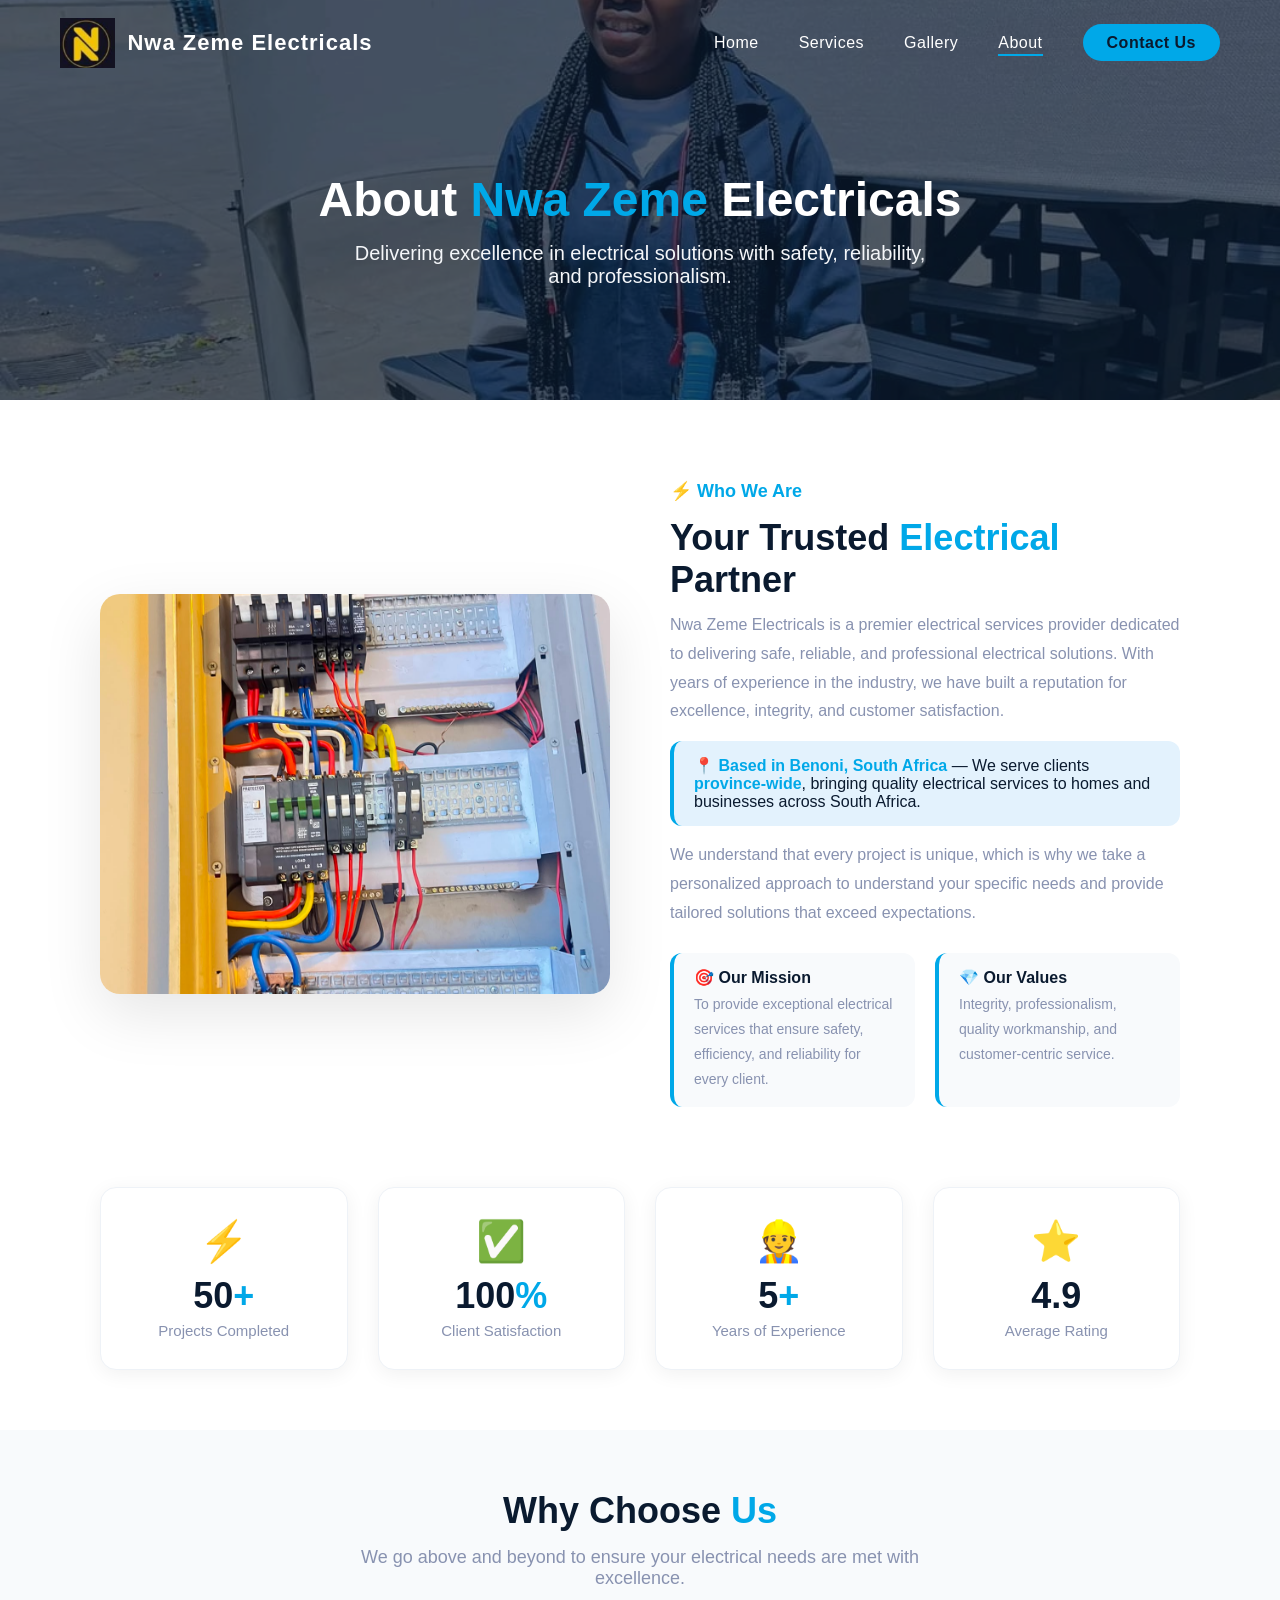
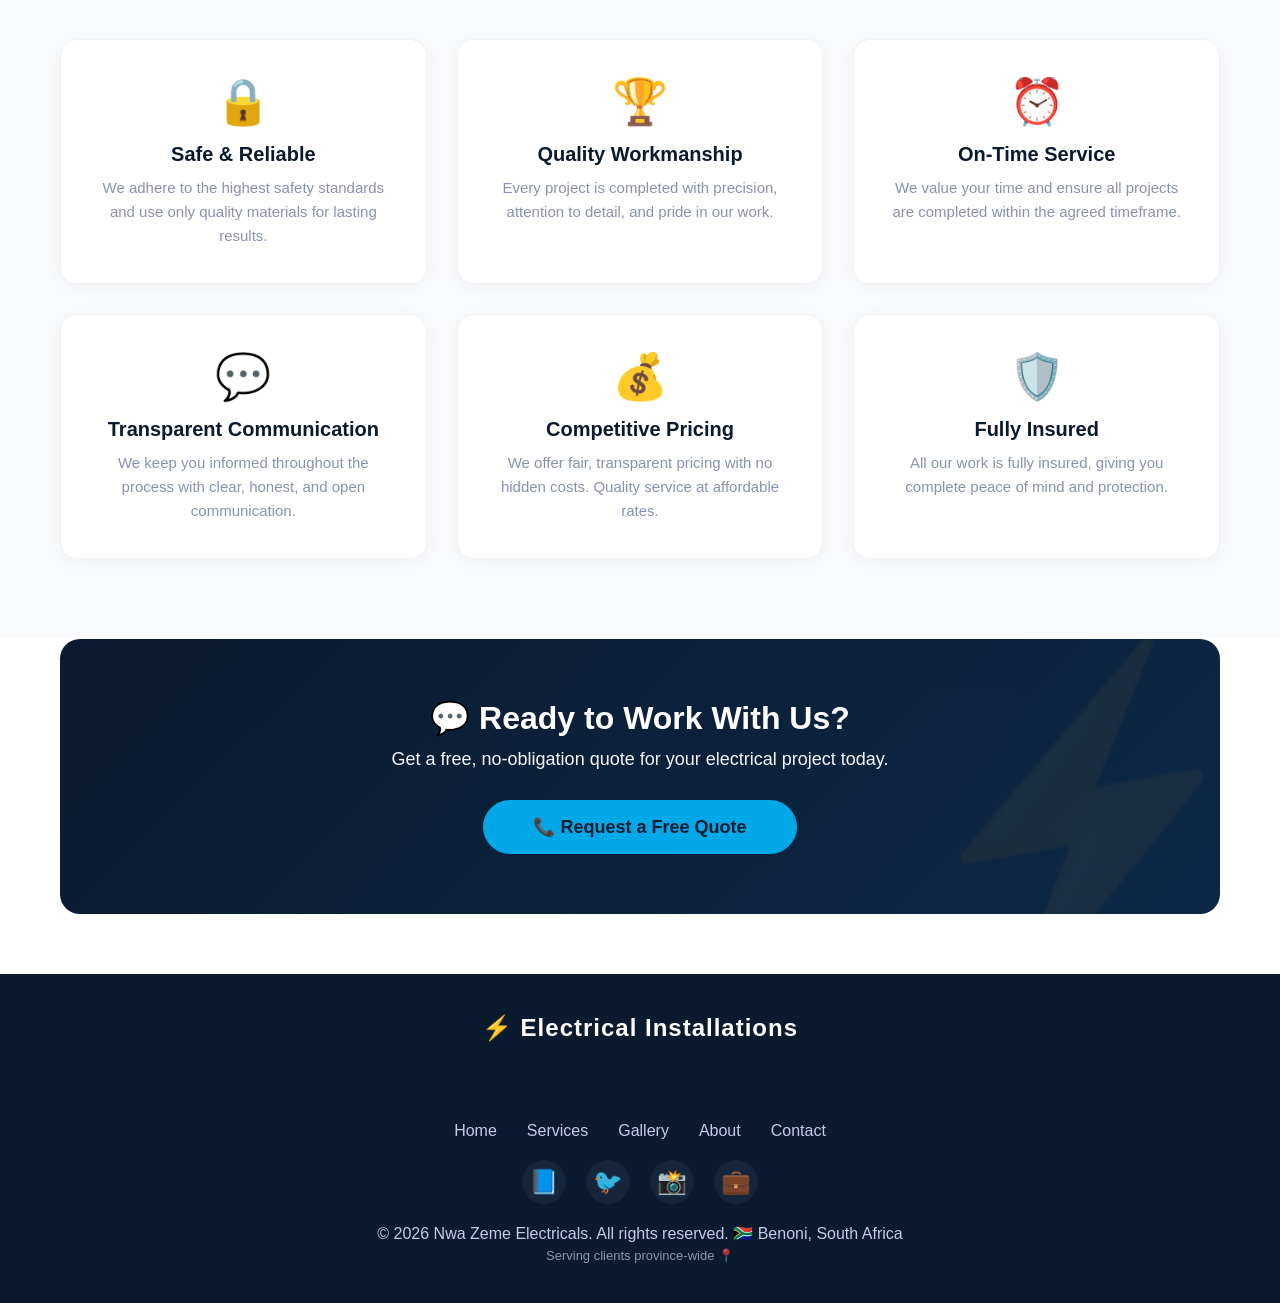
<file: about.html>
<!DOCTYPE html>
<html lang="en">
<head>
    <meta charset="UTF-8" />
    <meta name="viewport" content="width=device-width, initial-scale=1.0" />
    <title>About Us - Nwa Zeme Electricals</title>
    <link rel="stylesheet" href="css/style.css" />
    <link href="https://fonts.googleapis.com/css2?family=Inter:wght@400;500;600;700&display=swap" rel="stylesheet" />
    <style>
        /* ============================================
           ABOUT PAGE SPECIFIC STYLES
           ============================================ */

        .about-hero {
            padding: 140px 60px 80px;
            text-align: center;
            color: var(--white);
            position: relative;
            overflow: hidden;
            background-image: url('image/salutation.jpeg');
            background-size: cover;
            background-position: center;
            background-attachment: fixed;
            min-height: 400px;
            display: flex;
            flex-direction: column;
            justify-content: center;
            align-items: center;
        }

        .about-hero::before {
            content: '';
            position: absolute;
            top: 0;
            left: 0;
            width: 100%;
            height: 100%;
            background: rgba(10, 26, 47, 0.7);
            z-index: 1;
        }

        .about-hero * {
            position: relative;
            z-index: 2;
        }

        .about-hero h1 {
            font-size: 48px;
            font-weight: 700;
            margin-bottom: 15px;
        }

        .about-hero h1 span {
            color: var(--blue);
        }

        .about-hero p {
            font-size: 20px;
            color: var(--light-gray);
            max-width: 600px;
            margin: 0 auto;
        }

        .about-content {
            padding: 80px 60px;
            max-width: 1200px;
            margin: 0 auto;
        }

        .about-grid {
            display: grid;
            grid-template-columns: 1fr 1fr;
            gap: 60px;
            align-items: center;
        }

        .about-image {
            border-radius: 20px;
            overflow: hidden;
            box-shadow: 0 20px 60px rgba(0, 0, 0, 0.1);
        }

        .about-image img {
            width: 100%;
            height: 400px;
            object-fit: cover;
            display: block;
            transition: transform 0.5s ease;
        }

        .about-image:hover img {
            transform: scale(1.03);
        }

        .about-text h2 {
            font-size: 36px;
            color: var(--navy);
            margin-bottom: 10px;
        }

        .about-text h2 span {
            color: var(--blue);
        }

        .about-text .tagline {
            color: var(--blue);
            font-weight: 600;
            font-size: 18px;
            margin-bottom: 15px;
            display: block;
        }

        .about-text p {
            color: var(--text-muted);
            font-size: 16px;
            line-height: 1.8;
            margin-bottom: 15px;
        }

        .about-text .location-info {
            background: #e3f2fd;
            padding: 15px 20px;
            border-radius: 12px;
            border-left: 4px solid var(--blue);
            margin: 15px 0;
        }

        .about-text .location-info strong {
            color: var(--blue);
        }

        .about-text .mission-values {
            display: flex;
            gap: 20px;
            margin-top: 25px;
        }

        .about-text .mission-values div {
            flex: 1;
            padding: 15px 20px;
            background: #f8fafc;
            border-radius: 12px;
            border-left: 4px solid var(--blue);
        }

        .about-text .mission-values h4 {
            color: var(--navy);
            font-size: 16px;
            margin-bottom: 5px;
        }

        .about-text .mission-values p {
            font-size: 14px;
            margin-bottom: 0;
        }

        .stats-section {
            padding: 0 60px 60px;
            max-width: 1200px;
            margin: 0 auto;
        }

        .stats-grid {
            display: grid;
            grid-template-columns: repeat(4, 1fr);
            gap: 30px;
        }

        .stat-card {
            background: var(--white);
            padding: 30px 20px;
            text-align: center;
            border-radius: 16px;
            box-shadow: 0 4px 20px rgba(0, 0, 0, 0.06);
            border: 1px solid #eef2f7;
            transition: all 0.4s ease;
        }

        .stat-card:hover {
            transform: translateY(-5px);
            box-shadow: 0 12px 40px rgba(0, 168, 232, 0.1);
            border-color: var(--blue);
        }

        .stat-card .stat-icon {
            font-size: 40px;
            margin-bottom: 10px;
            display: block;
        }

        .stat-card .stat-number {
            font-size: 36px;
            font-weight: 700;
            color: var(--navy);
        }

        .stat-card .stat-number span {
            color: var(--blue);
        }

        .stat-card .stat-label {
            color: var(--text-muted);
            font-size: 15px;
            margin-top: 5px;
        }

        .why-choose-section {
            padding: 60px 60px 80px;
            background: #f8fafc;
        }

        .why-choose-section .section-title {
            text-align: center;
            font-size: 36px;
            color: var(--navy);
            margin-bottom: 15px;
        }

        .why-choose-section .section-title span {
            color: var(--blue);
        }

        .why-choose-section .section-subtitle {
            text-align: center;
            color: var(--text-muted);
            font-size: 18px;
            margin-bottom: 50px;
            max-width: 600px;
            margin-left: auto;
            margin-right: auto;
        }

        .why-grid {
            display: grid;
            grid-template-columns: repeat(3, 1fr);
            gap: 30px;
            max-width: 1200px;
            margin: 0 auto;
        }

        .why-card {
            background: var(--white);
            padding: 35px 30px;
            border-radius: 16px;
            text-align: center;
            box-shadow: 0 4px 20px rgba(0, 0, 0, 0.04);
            border: 1px solid #eef2f7;
            transition: all 0.4s ease;
        }

        .why-card:hover {
            transform: translateY(-5px);
            box-shadow: 0 12px 40px rgba(0, 168, 232, 0.08);
            border-color: var(--blue);
        }

        .why-card .why-icon {
            font-size: 45px;
            margin-bottom: 15px;
            display: block;
        }

        .why-card h4 {
            font-size: 20px;
            color: var(--navy);
            margin-bottom: 10px;
        }

        .why-card p {
            color: var(--text-muted);
            font-size: 15px;
            line-height: 1.6;
            margin-bottom: 0;
        }

        .cta-banner {
            background: linear-gradient(135deg, var(--navy) 0%, #0d2847 100%);
            padding: 60px 40px;
            text-align: center;
            margin: 0 60px 60px;
            border-radius: 20px;
            position: relative;
            overflow: hidden;
        }

        .cta-banner::before {
            content: '⚡';
            position: absolute;
            font-size: 300px;
            opacity: 0.05;
            right: -50px;
            bottom: -80px;
            transform: rotate(-10deg);
        }

        .cta-banner h2 {
            color: var(--white);
            font-size: 32px;
            font-weight: 700;
            margin-bottom: 12px;
        }

        .cta-banner p {
            color: var(--light-gray);
            font-size: 18px;
            margin-bottom: 30px;
            max-width: 500px;
            margin-left: auto;
            margin-right: auto;
        }

        .cta-banner .cta-btn {
            background: var(--blue);
            color: var(--navy);
            padding: 16px 50px;
            border-radius: 50px;
            font-size: 18px;
            font-weight: 700;
            text-decoration: none;
            display: inline-block;
            transition: all 0.3s ease;
            border: none;
            cursor: pointer;
        }

        .cta-banner .cta-btn:hover {
            background: #0084b3;
            transform: translateY(-3px);
            color: var(--white);
            box-shadow: 0 8px 25px rgba(0, 168, 232, 0.4);
        }

        .fade-marquee {
            text-align: center;
            max-width: 900px;
            margin: 0 auto;
            padding: 0 20px;
        }

        .fade-item {
            display: none;
            font-size: 24px;
            font-weight: 600;
            color: var(--white);
            letter-spacing: 1px;
            padding: 10px 0;
            animation: fadeInOut 4s ease-in-out;
        }

        .fade-item.active {
            display: block;
        }

        @keyframes fadeInOut {
            0% { opacity: 0; transform: translateY(10px); }
            20% { opacity: 1; transform: translateY(0); }
            80% { opacity: 1; transform: translateY(0); }
            100% { opacity: 0; transform: translateY(-10px); }
        }

        /* Modal Styles */
        .modal-overlay {
            position: fixed;
            top: 0;
            left: 0;
            width: 100%;
            height: 100%;
            background: rgba(10, 26, 47, 0.85);
            backdrop-filter: blur(8px);
            z-index: 9999;
            display: none;
            justify-content: center;
            align-items: center;
            animation: fadeIn 0.3s ease;
        }

        .modal-overlay.active {
            display: flex;
        }

        .modal {
            background: var(--white);
            border-radius: 20px;
            max-width: 550px;
            width: 92%;
            max-height: 90vh;
            overflow-y: auto;
            padding: 45px 40px 35px;
            position: relative;
            box-shadow: 0 20px 60px rgba(0, 0, 0, 0.5);
            animation: slideUp 0.4s ease;
        }

        .modal-close {
            position: absolute;
            top: 15px;
            right: 20px;
            font-size: 28px;
            color: #999;
            cursor: pointer;
            transition: all 0.3s ease;
            background: none;
            border: none;
            line-height: 1;
        }

        .modal-close:hover {
            color: var(--navy);
            transform: rotate(90deg);
        }

        .modal-header {
            text-align: center;
            margin-bottom: 30px;
        }

        .modal-header .icon-big {
            font-size: 50px;
            display: block;
            margin-bottom: 10px;
        }

        .modal-header h2 {
            font-size: 28px;
            color: var(--navy);
            font-weight: 700;
        }

        .modal-header p {
            color: var(--text-muted);
            font-size: 15px;
            margin-top: 5px;
        }

        .form-group {
            margin-bottom: 18px;
        }

        .form-group label {
            display: block;
            font-weight: 600;
            font-size: 14px;
            color: var(--navy);
            margin-bottom: 5px;
        }

        .form-group label .required {
            color: #e74c3c;
            margin-left: 2px;
        }

        .form-group input,
        .form-group select,
        .form-group textarea {
            width: 100%;
            padding: 12px 16px;
            border: 2px solid #e0e4e8;
            border-radius: 10px;
            font-size: 15px;
            font-family: 'Inter', sans-serif;
            transition: all 0.3s ease;
            background: #fafbfc;
            color: var(--navy);
        }

        .form-group input:focus,
        .form-group select:focus,
        .form-group textarea:focus {
            outline: none;
            border-color: var(--blue);
            box-shadow: 0 0 0 4px rgba(0, 168, 232, 0.15);
            background: var(--white);
        }

        .form-group textarea {
            resize: vertical;
            min-height: 80px;
        }

        .form-group select {
            appearance: none;
            background-image: url("data:image/svg+xml,%3Csvg xmlns='http://www.w3.org/2000/svg' width='12' height='12' viewBox='0 0 12 12'%3E%3Cpath fill='%238892B0' d='M6 8L1 3h10z'/%3E%3C/svg%3E");
            background-repeat: no-repeat;
            background-position: right 14px center;
            cursor: pointer;
        }

        .form-row {
            display: grid;
            grid-template-columns: 1fr 1fr;
            gap: 15px;
        }

        .modal-actions {
            display: flex;
            flex-direction: column;
            gap: 12px;
            margin-top: 25px;
        }

        .btn-modal-email,
        .btn-modal-whatsapp {
            width: 100%;
            padding: 14px 20px;
            border: none;
            border-radius: 12px;
            font-size: 16px;
            font-weight: 700;
            cursor: pointer;
            transition: all 0.3s ease;
            display: flex;
            align-items: center;
            justify-content: center;
            gap: 12px;
            font-family: 'Inter', sans-serif;
        }

        .btn-modal-email {
            background: var(--navy);
            color: var(--white);
        }

        .btn-modal-email:hover {
            background: #0d2847;
            transform: translateY(-2px);
            box-shadow: 0 8px 20px rgba(10, 26, 47, 0.3);
        }

        .btn-modal-email:disabled {
            opacity: 0.6;
            cursor: not-allowed;
            transform: none !important;
        }

        .btn-modal-whatsapp {
            background: #25D366;
            color: var(--white);
        }

        .btn-modal-whatsapp:hover {
            background: #1da851;
            transform: translateY(-2px);
            box-shadow: 0 8px 20px rgba(37, 211, 102, 0.4);
        }

        .btn-modal-whatsapp:disabled {
            opacity: 0.6;
            cursor: not-allowed;
            transform: none !important;
        }

        .modal-success {
            display: none;
            text-align: center;
            padding: 20px 0;
        }

        .modal-success.show {
            display: block;
            animation: fadeIn 0.5s ease;
        }

        .modal-success .checkmark {
            font-size: 70px;
            color: #25D366;
            margin-bottom: 15px;
        }

        .modal-success h3 {
            font-size: 24px;
            color: var(--navy);
            margin-bottom: 8px;
        }

        .modal-success p {
            color: var(--text-muted);
            font-size: 15px;
        }

        .modal-form-wrapper.hide {
            display: none;
        }

        .modal::-webkit-scrollbar {
            width: 6px;
        }

        .modal::-webkit-scrollbar-track {
            background: #f1f1f1;
            border-radius: 10px;
        }

        .modal::-webkit-scrollbar-thumb {
            background: var(--blue);
            border-radius: 10px;
        }

        .modal::-webkit-scrollbar-thumb:hover {
            background: #0084b3;
        }

        @media (max-width: 600px) {
            .modal {
                padding: 30px 20px 25px;
                width: 95%;
                border-radius: 16px;
            }
            .modal-header h2 {
                font-size: 22px;
            }
            .form-row {
                grid-template-columns: 1fr;
                gap: 0;
            }
            .form-group input,
            .form-group select,
            .form-group textarea {
                font-size: 14px;
                padding: 10px 14px;
            }
            .btn-modal-email,
            .btn-modal-whatsapp {
                font-size: 14px;
                padding: 12px 16px;
            }
            .modal-header .icon-big {
                font-size: 38px;
            }
        }

        /* Footer */
        .footer {
            padding: 40px;
            background: var(--navy);
            color: #c5cae9;
            text-align: center;
        }

        .footer .footer-links {
            display: flex;
            justify-content: center;
            gap: 30px;
            margin-bottom: 20px;
            flex-wrap: wrap;
        }

        .footer .footer-links a {
            color: #c5cae9;
            text-decoration: none;
            transition: color 0.3s;
        }

        .footer .footer-links a:hover {
            color: var(--blue);
        }

        .footer .footer-social {
            display: flex;
            justify-content: center;
            gap: 20px;
            margin-bottom: 20px;
        }

        .footer .footer-social a {
            color: #c5cae9;
            text-decoration: none;
            font-size: 24px;
            transition: all 0.3s ease;
            width: 44px;
            height: 44px;
            border-radius: 50%;
            display: flex;
            align-items: center;
            justify-content: center;
            background: rgba(255,255,255,0.05);
        }

        .footer .footer-social a:hover {
            color: var(--white);
            background: var(--blue);
            transform: translateY(-3px);
        }

        @media (max-width: 992px) {
            .about-grid {
                grid-template-columns: 1fr;
                gap: 40px;
            }
            .about-image img {
                height: 300px;
            }
            .stats-grid {
                grid-template-columns: repeat(2, 1fr);
            }
            .why-grid {
                grid-template-columns: repeat(2, 1fr);
            }
        }

        @media (max-width: 768px) {
            .about-hero {
                padding: 120px 20px 60px;
                min-height: 300px;
                background-attachment: scroll;
            }
            .about-hero h1 {
                font-size: 32px;
            }
            .about-hero p {
                font-size: 16px;
            }
            .about-content {
                padding: 40px 20px;
            }
            .about-text h2 {
                font-size: 28px;
            }
            .about-text .mission-values {
                flex-direction: column;
            }
            .stats-section {
                padding: 0 20px 40px;
            }
            .stats-grid {
                grid-template-columns: 1fr 1fr;
                gap: 15px;
            }
            .stat-card .stat-number {
                font-size: 28px;
            }
            .why-choose-section {
                padding: 40px 20px 60px;
            }
            .why-choose-section .section-title {
                font-size: 28px;
            }
            .why-grid {
                grid-template-columns: 1fr;
                gap: 20px;
            }
            .cta-banner {
                margin: 0 20px 40px;
                padding: 40px 20px;
            }
            .cta-banner h2 {
                font-size: 24px;
            }
            .cta-banner p {
                font-size: 16px;
            }
            .cta-banner .cta-btn {
                padding: 14px 30px;
                font-size: 15px;
            }
            .fade-item {
                font-size: 18px;
            }
        }

        @media (max-width: 480px) {
            .about-hero h1 {
                font-size: 26px;
            }
            .stats-grid {
                grid-template-columns: 1fr 1fr;
                gap: 10px;
            }
            .stat-card {
                padding: 20px 15px;
            }
            .stat-card .stat-number {
                font-size: 24px;
            }
            .stat-card .stat-label {
                font-size: 13px;
            }
            .fade-item {
                font-size: 15px;
            }
        }
    </style>
</head>
<body>

    <!-- ============================================
    NAVIGATION
    ============================================ -->
    <nav class="navbar" id="navbar">
        <div class="logo">
            <img src="image/nwa zeme Logo.png" alt="Nwa Zeme Electricals Logo" />
            <span class="company-name">Nwa Zeme Electricals</span>
        </div>
        <ul class="nav-links">
            <li><a href="index.html">Home</a></li>
            <li><a href="services.html">Services</a></li>
            <li><a href="gallery.html">Gallery</a></li>
            <li><a href="about.html" class="active">About</a></li>
            <li><a href="contact.html" class="quote-nav-btn">Contact Us</a></li>
        </ul>
    </nav>

    <!-- ============================================
    ABOUT HERO
    ============================================ -->
    <section class="about-hero">
        <h1>About <span>Nwa Zeme</span> Electricals</h1>
        <p>Delivering excellence in electrical solutions with safety, reliability, and professionalism.</p>
    </section>

    <!-- ============================================
    ABOUT CONTENT
    ============================================ -->
    <section class="about-content">
        <div class="about-grid">
            <div class="about-image">
                <img src="image/electrical1.jpeg" alt="Nwa Zeme Electricals Team at Work" />
            </div>
            <div class="about-text">
                <span class="tagline">⚡ Who We Are</span>
                <h2>Your Trusted <span>Electrical</span> Partner</h2>
                <p>
                    Nwa Zeme Electricals is a premier electrical services provider dedicated to delivering 
                    safe, reliable, and professional electrical solutions. With years of experience in the 
                    industry, we have built a reputation for excellence, integrity, and customer satisfaction.
                </p>
                <div class="location-info">
                    <strong>📍 Based in Benoni, South Africa</strong> — We serve clients <strong>province-wide</strong>, 
                    bringing quality electrical services to homes and businesses across South Africa.
                </div>
                <p>
                    We understand that every project is unique, which is why we take a personalized approach 
                    to understand your specific needs and provide tailored solutions that exceed expectations.
                </p>
                <div class="mission-values">
                    <div>
                        <h4>🎯 Our Mission</h4>
                        <p>To provide exceptional electrical services that ensure safety, efficiency, and reliability for every client.</p>
                    </div>
                    <div>
                        <h4>💎 Our Values</h4>
                        <p>Integrity, professionalism, quality workmanship, and customer-centric service.</p>
                    </div>
                </div>
            </div>
        </div>
    </section>

    <!-- ============================================
    STATS SECTION
    ============================================ -->
    <section class="stats-section">
        <div class="stats-grid">
            <div class="stat-card">
                <span class="stat-icon">⚡</span>
                <div class="stat-number">50<span>+</span></div>
                <div class="stat-label">Projects Completed</div>
            </div>
            <div class="stat-card">
                <span class="stat-icon">✅</span>
                <div class="stat-number">100<span>%</span></div>
                <div class="stat-label">Client Satisfaction</div>
            </div>
            <div class="stat-card">
                <span class="stat-icon">👷</span>
                <div class="stat-number">5<span>+</span></div>
                <div class="stat-label">Years of Experience</div>
            </div>
            <div class="stat-card">
                <span class="stat-icon">⭐</span>
                <div class="stat-number">4.9</div>
                <div class="stat-label">Average Rating</div>
            </div>
        </div>
    </section>

    <!-- ============================================
    WHY CHOOSE US
    ============================================ -->
    <section class="why-choose-section">
        <h2 class="section-title">Why Choose <span>Us</span></h2>
        <p class="section-subtitle">We go above and beyond to ensure your electrical needs are met with excellence.</p>

        <div class="why-grid">
            <div class="why-card">
                <span class="why-icon">🔒</span>
                <h4>Safe &amp; Reliable</h4>
                <p>We adhere to the highest safety standards and use only quality materials for lasting results.</p>
            </div>
            <div class="why-card">
                <span class="why-icon">🏆</span>
                <h4>Quality Workmanship</h4>
                <p>Every project is completed with precision, attention to detail, and pride in our work.</p>
            </div>
            <div class="why-card">
                <span class="why-icon">⏰</span>
                <h4>On-Time Service</h4>
                <p>We value your time and ensure all projects are completed within the agreed timeframe.</p>
            </div>
            <div class="why-card">
                <span class="why-icon">💬</span>
                <h4>Transparent Communication</h4>
                <p>We keep you informed throughout the process with clear, honest, and open communication.</p>
            </div>
            <div class="why-card">
                <span class="why-icon">💰</span>
                <h4>Competitive Pricing</h4>
                <p>We offer fair, transparent pricing with no hidden costs. Quality service at affordable rates.</p>
            </div>
            <div class="why-card">
                <span class="why-icon">🛡️</span>
                <h4>Fully Insured</h4>
                <p>All our work is fully insured, giving you complete peace of mind and protection.</p>
            </div>
        </div>
    </section>

    <!-- ============================================
    CTA BANNER
    ============================================ -->
    <section class="cta-banner">
        <h2>💬 Ready to Work With Us?</h2>
        <p>Get a free, no-obligation quote for your electrical project today.</p>
        <a href="contact.html" class="cta-btn">📞 Request a Free Quote</a>
    </section>

    <!-- ============================================
    FLOATING MARQUEE
    ============================================ -->
    <section class="floating-section" style="border-top: none; border-bottom: none; background: var(--navy); padding: 30px 0;">
        <div class="fade-marquee" id="fadeMarquee">
            <span class="fade-item active">⚡ Electrical Installations</span>
            <span class="fade-item">🔧 Wiring & Rewiring</span>
            <span class="fade-item">💡 Lighting Solutions</span>
            <span class="fade-item">🔌 Security Systems</span>
            <span class="fade-item">📄 COC Certificates</span>
            <span class="fade-item">☀️ Solar Power Systems</span>
            <span class="fade-item">🚨 24/7 Emergency Services</span>
        </div>
    </section>

    <!-- ============================================
    QUOTE MODAL
    ============================================ -->
    <div class="modal-overlay" id="modalOverlay">
        <div class="modal">
            <button class="modal-close" id="modalCloseBtn">&times;</button>
            <div class="modal-header">
                <span class="icon-big">📋</span>
                <h2>Request a Free Quote</h2>
                <p>Fill in your details and we'll get back to you within 24 hours</p>
            </div>

            <div class="modal-form-wrapper" id="formWrapper">
                <form id="quoteForm">
                    <div class="form-group">
                        <label>Full Name <span class="required">*</span></label>
                        <input type="text" id="fullName" placeholder="e.g. John Doe" required />
                    </div>

                    <div class="form-row">
                        <div class="form-group">
                            <label>Email Address <span class="required">*</span></label>
                            <input type="email" id="emailAddress" placeholder="john@example.com" required />
                        </div>
                        <div class="form-group">
                            <label>Phone Number <span class="required">*</span></label>
                            <input type="tel" id="phoneNumber" placeholder="+27 84 466 1577" required />
                        </div>
                    </div>

                    <div class="form-group">
                        <label>Service Required <span class="required">*</span></label>
                        <select id="serviceType" required>
                            <option value="">— Select a service —</option>
                            <option value="Electrical Installations">⚡ Electrical Installations</option>
                            <option value="Wiring & Rewiring">🔧 Wiring & Rewiring</option>
                            <option value="Lighting Solutions">💡 Lighting Solutions</option>
                            <option value="Security Systems">🔌 Security Systems</option>
                            <option value="Maintenance & Repairs">🛠️ Maintenance & Repairs</option>
                            <option value="Solar Power Systems">☀️ Solar Power Systems</option>
                            <option value="Commercial & Residential">🏗️ Commercial & Residential</option>
                            <option value="COC Certificate">📄 Certificate of Compliance (COC)</option>
                            <option value="Emergency Services">🚨 24/7 Emergency Services</option>
                            <option value="Other">📝 Other (please specify)</option>
                        </select>
                    </div>

                    <div class="form-group">
                        <label>Message <span class="required">*</span></label>
                        <textarea id="messageText" placeholder="Tell us more about your project..." required></textarea>
                    </div>

                    <div class="modal-actions">
                        <button type="button" class="btn-modal-email" id="sendEmailBtn">Send via Email</button>
                        <button type="button" class="btn-modal-whatsapp" id="sendWhatsAppBtn">Send via WhatsApp</button>
                    </div>
                </form>
            </div>

            <div class="modal-success" id="successMessage">
                <div class="checkmark">✅</div>
                <h3>Thank You!</h3>
                <p>Your enquiry has been sent successfully. We'll contact you within 24 hours.</p>
                <br />
                <button class="btn-modal-email" style="display:inline-block; width:auto; padding:10px 30px; background:var(--blue); color:var(--navy); border:none; border-radius:30px; font-weight:700; cursor:pointer;" id="closeSuccessBtn">Close</button>
            </div>
        </div>
    </div>

    <!-- ============================================
    FOOTER
    ============================================ -->
    <footer class="footer">
        <div class="footer-links">
            <a href="index.html">Home</a>
            <a href="services.html">Services</a>
            <a href="gallery.html">Gallery</a>
            <a href="about.html">About</a>
            <a href="contact.html">Contact</a>
        </div>
        <div class="footer-social">
            <a href="#">📘</a>
            <a href="#">🐦</a>
            <a href="#">📸</a>
            <a href="#">💼</a>
        </div>
        <p>© 2026 Nwa Zeme Electricals. All rights reserved. 🇿🇦 Benoni, South Africa</p>
        <p style="font-size: 13px; opacity: 0.7; margin-top: 5px;">Serving clients province-wide 📍</p>
    </footer>

    <!-- ============================================
    JAVASCRIPT
    ============================================ -->
    <script>
        // NAVBAR SCROLL
        const navbar = document.getElementById('navbar');
        window.addEventListener('scroll', () => {
            if (window.scrollY > 80) {
                navbar.classList.add('scrolled');
            } else {
                navbar.classList.remove('scrolled');
            }
        });

        // FADING MARQUEE
        const fadeItems = document.querySelectorAll('.fade-item');
        let currentFadeIndex = 0;

        function showNextFade() {
            fadeItems.forEach(item => item.classList.remove('active'));
            currentFadeIndex = (currentFadeIndex + 1) % fadeItems.length;
            fadeItems[currentFadeIndex].classList.add('active');
        }

        setInterval(showNextFade, 4000);

        // QUOTE MODAL
        const modalOverlay = document.getElementById('modalOverlay');
        const modalCloseBtn = document.getElementById('modalCloseBtn');
        const formWrapper = document.getElementById('formWrapper');
        const successMessage = document.getElementById('successMessage');
        const closeSuccessBtn = document.getElementById('closeSuccessBtn');

        const fullName = document.getElementById('fullName');
        const emailAddress = document.getElementById('emailAddress');
        const phoneNumber = document.getElementById('phoneNumber');
        const serviceType = document.getElementById('serviceType');
        const messageText = document.getElementById('messageText');
        const sendEmailBtn = document.getElementById('sendEmailBtn');
        const sendWhatsAppBtn = document.getElementById('sendWhatsAppBtn');

        modalCloseBtn.addEventListener('click', closeModal);
        modalOverlay.addEventListener('click', (e) => {
            if (e.target === modalOverlay) {
                closeModal();
            }
        });
        document.addEventListener('keydown', (e) => {
            if (e.key === 'Escape' && modalOverlay.classList.contains('active')) {
                closeModal();
            }
        });

        function closeModal() {
            modalOverlay.classList.remove('active');
            document.body.style.overflow = 'auto';
            resetForm();
        }

        function resetForm() {
            formWrapper.classList.remove('hide');
            successMessage.classList.remove('show');
            document.getElementById('quoteForm').reset();
        }

        closeSuccessBtn.addEventListener('click', closeModal);

        // VALIDATION
        function validateForm() {
            let isValid = true;
            const fields = [
                { el: fullName, name: 'Full Name' },
                { el: emailAddress, name: 'Email Address' },
                { el: phoneNumber, name: 'Phone Number' },
                { el: serviceType, name: 'Service' },
                { el: messageText, name: 'Message' }
            ];

            fields.forEach(field => {
                if (!field.el.value.trim()) {
                    field.el.style.borderColor = '#e74c3c';
                    isValid = false;
                } else {
                    field.el.style.borderColor = '#e0e4e8';
                }
            });

            const emailRegex = /^[^\s@]+@[^\s@]+\.[^\s@]+$/;
            if (emailAddress.value.trim() && !emailRegex.test(emailAddress.value.trim())) {
                emailAddress.style.borderColor = '#e74c3c';
                isValid = false;
            }

            return isValid;
        }

        document.querySelectorAll('#quoteForm input, #quoteForm select, #quoteForm textarea').forEach(el => {
            el.addEventListener('focus', () => {
                el.style.borderColor = '#e0e4e8';
            });
        });

        // EMAIL - Formspree ID: xaqgkqlw
        const FORMSPREE_ID = 'xaqgkqlw';

        sendEmailBtn.addEventListener('click', async function() {
            if (!validateForm()) {
                alert('Please fill in all required fields correctly.');
                return;
            }

            this.disabled = true;
            this.textContent = 'Sending...';

            const formData = {
                name: fullName.value.trim(),
                email: emailAddress.value.trim(),
                phone: phoneNumber.value.trim(),
                service: serviceType.value,
                message: messageText.value.trim()
            };

            try {
                const response = await fetch(`https://formspree.io/f/${FORMSPREE_ID}`, {
                    method: 'POST',
                    headers: {
                        'Content-Type': 'application/json',
                        'Accept': 'application/json'
                    },
                    body: JSON.stringify(formData)
                });

                if (response.ok) {
                    showSuccess();
                } else {
                    alert('Oops! Something went wrong. Please try again or contact us on WhatsApp.');
                }
            } catch (error) {
                alert('Network error. Please check your connection and try again.');
            }

            this.disabled = false;
            this.textContent = 'Send via Email';
        });

        // WHATSAPP
        const WHATSAPP_NUMBER = '0844661577';

        sendWhatsAppBtn.addEventListener('click', function() {
            if (!validateForm()) {
                alert('Please fill in all required fields correctly.');
                return;
            }

            const name = fullName.value.trim();
            const email = emailAddress.value.trim();
            const phone = phoneNumber.value.trim();
            const service = serviceType.value;
            const message = messageText.value.trim();

            const whatsappMessage = 
`Hello Nwa Zeme Electricals,

I would like to request a quote for:

Service: ${service}
Name: ${name}
Email: ${email}
Phone: ${phone}

Message:
${message}

Please get back to me.`;

            const encodedMessage = encodeURIComponent(whatsappMessage);
            const isMobile = /iPhone|iPad|iPod|Android/i.test(navigator.userAgent);
            let whatsappUrl;
            if (isMobile) {
                whatsappUrl = `https://wa.me/${WHATSAPP_NUMBER}?text=${encodedMessage}`;
            } else {
                whatsappUrl = `https://web.whatsapp.com/send?phone=${WHATSAPP_NUMBER}&text=${encodedMessage}`;
            }

            window.open(whatsappUrl, '_blank');
            showSuccess();
        });

        function showSuccess() {
            formWrapper.classList.add('hide');
            successMessage.classList.add('show');
        }

        console.log("Nwa Zeme Electricals About page loaded!");
        console.log("📍 Benoni, South Africa | Serving province-wide");
        console.log("📧 Formspree ID: xaqgkqlw");
    </script>

</body>
</html>
</file>
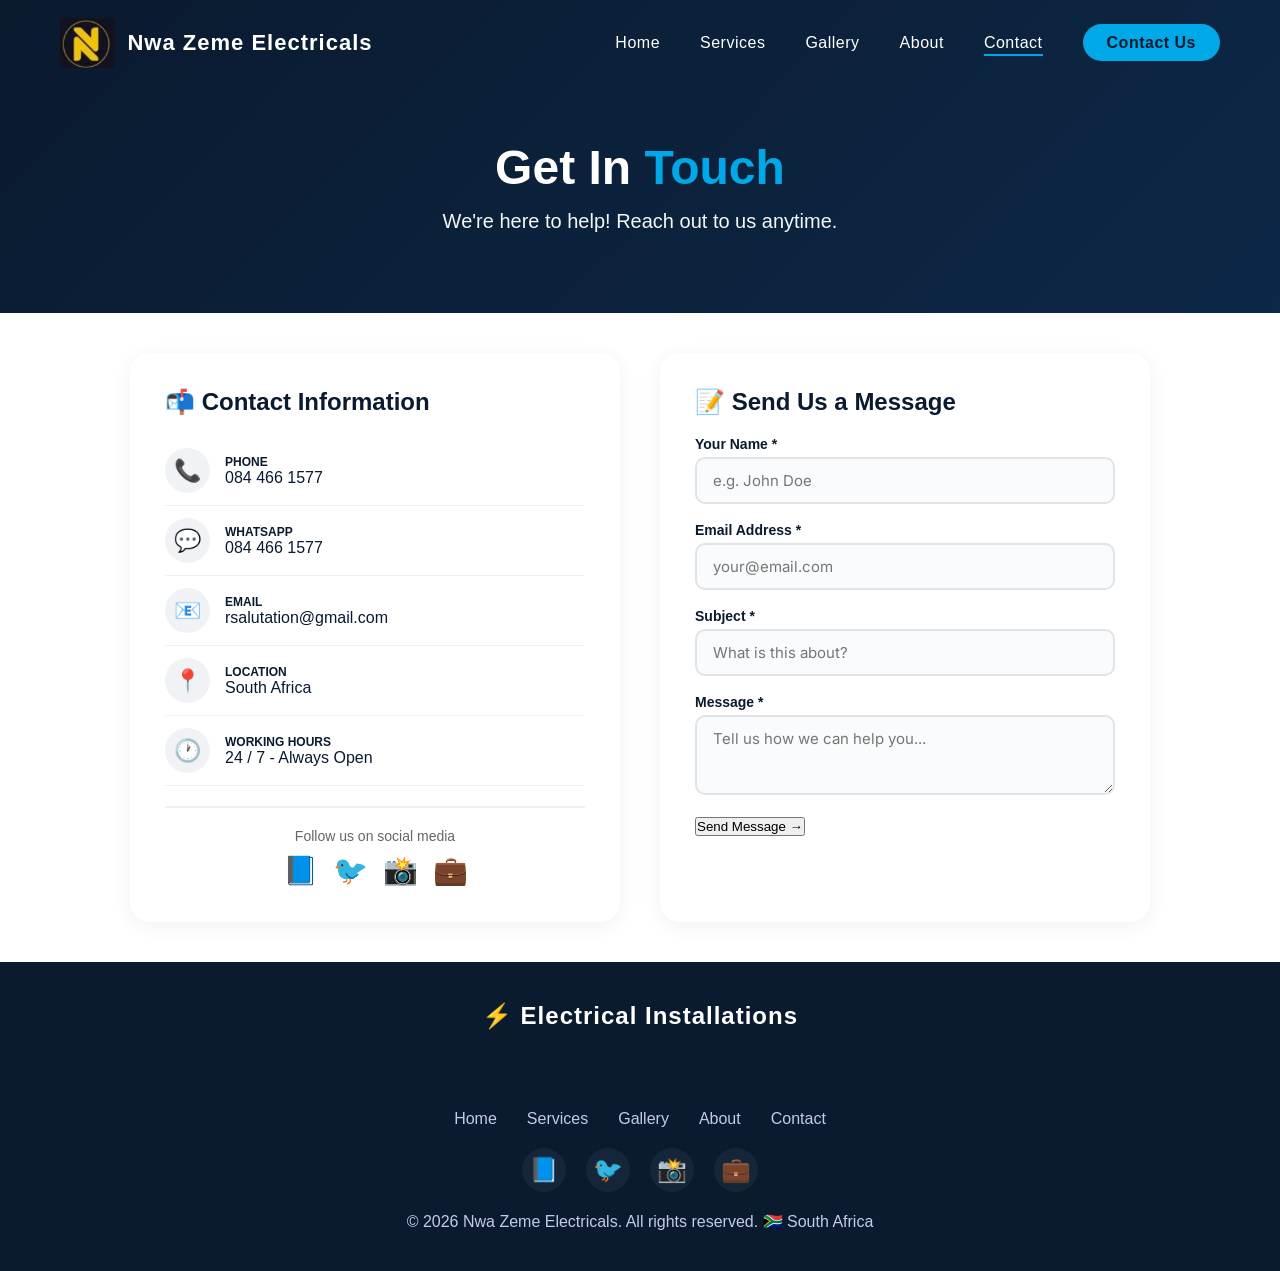
<file: contact.html>
<!DOCTYPE html>
<html lang="en">
<head>
    <meta charset="UTF-8" />
    <meta name="viewport" content="width=device-width, initial-scale=1.0" />
    <title>Contact Us - Nwa Zeme Electricals</title>
    <link rel="stylesheet" href="css/style.css" />
    <link href="https://fonts.googleapis.com/css2?family=Inter:wght@400;500;600;700&display=swap" rel="stylesheet" />
    <style>
        .contact-hero {
            padding: 140px 60px 80px;
            background: linear-gradient(135deg, var(--navy) 0%, #0d2847 100%);
            text-align: center;
            color: var(--white);
        }

        .contact-hero h1 {
            font-size: 48px;
            font-weight: 700;
            margin-bottom: 15px;
        }

        .contact-hero h1 span {
            color: var(--blue);
        }

        .contact-hero p {
            font-size: 20px;
            color: var(--light-gray);
            max-width: 600px;
            margin: 0 auto;
        }

        .contact-grid {
            display: grid;
            grid-template-columns: 1fr 1fr;
            gap: 40px;
            max-width: 1100px;
            margin: 40px auto;
            padding: 0 40px;
        }

        .contact-info {
            background: var(--white);
            padding: 35px;
            border-radius: 20px;
            box-shadow: 0 4px 20px rgba(0,0,0,0.06);
        }

        .contact-info h3 {
            font-size: 24px;
            color: var(--navy);
            margin-bottom: 20px;
        }

        .contact-info .info-item {
            display: flex;
            align-items: center;
            gap: 15px;
            padding: 12px 0;
            border-bottom: 1px solid #f0f0f0;
        }

        .contact-info .info-item:last-child {
            border-bottom: none;
        }

        .contact-info .info-icon {
            font-size: 22px;
            width: 45px;
            height: 45px;
            background: #f0f2f5;
            border-radius: 50%;
            display: flex;
            align-items: center;
            justify-content: center;
        }

        .contact-info .info-text .label {
            font-size: 12px;
            color: var(--gray);
            font-weight: 600;
            text-transform: uppercase;
        }

        .contact-info .info-text .value {
            font-size: 16px;
            font-weight: 500;
            color: var(--dark);
        }

        .contact-info .info-text .value a {
            color: var(--primary);
            text-decoration: none;
        }

        .contact-info .info-text .value a:hover {
            color: var(--secondary);
        }

        .contact-form {
            background: var(--white);
            padding: 35px;
            border-radius: 20px;
            box-shadow: 0 4px 20px rgba(0,0,0,0.06);
        }

        .contact-form h3 {
            font-size: 24px;
            color: var(--navy);
            margin-bottom: 20px;
        }

        /* Contact Popup - reused from main style */
        .contact-popup-overlay {
            position: fixed;
            top: 0;
            left: 0;
            width: 100%;
            height: 100%;
            background: rgba(10, 26, 47, 0.85);
            backdrop-filter: blur(8px);
            z-index: 10001;
            display: none;
            justify-content: center;
            align-items: center;
            animation: fadeIn 0.3s ease;
            padding: 20px;
        }

        .contact-popup-overlay.active {
            display: flex;
        }

        .contact-popup {
            background: var(--white);
            border-radius: 24px;
            max-width: 500px;
            width: 100%;
            padding: 45px 40px 40px;
            position: relative;
            box-shadow: 0 30px 80px rgba(0, 0, 0, 0.5);
            animation: slideUp 0.4s ease;
        }

        .contact-popup .popup-close {
            position: absolute;
            top: 18px;
            right: 22px;
            font-size: 30px;
            color: #999;
            cursor: pointer;
            transition: all 0.3s ease;
            background: none;
            border: none;
            line-height: 1;
        }

        .contact-popup .popup-close:hover {
            color: var(--navy);
            transform: rotate(90deg);
        }

        .contact-popup .popup-header {
            text-align: center;
            margin-bottom: 30px;
        }

        .contact-popup .popup-header .popup-icon-big {
            font-size: 50px;
            display: block;
            margin-bottom: 10px;
        }

        .contact-popup .popup-header h2 {
            font-size: 28px;
            color: var(--navy);
            font-weight: 700;
        }

        .contact-popup .popup-header h2 span {
            color: var(--blue);
        }

        .contact-popup .popup-header p {
            color: var(--text-muted);
            font-size: 15px;
            margin-top: 5px;
        }

        .contact-item {
            display: flex;
            align-items: center;
            gap: 15px;
            padding: 14px 18px;
            background: #f8fafc;
            border-radius: 12px;
            margin-bottom: 12px;
            transition: all 0.3s ease;
            border: 1px solid transparent;
            text-decoration: none;
        }

        .contact-item:hover {
            background: var(--white);
            border-color: var(--blue);
            transform: translateX(5px);
            box-shadow: 0 4px 15px rgba(0, 168, 232, 0.08);
        }

        .contact-item .contact-icon {
            font-size: 20px;
            width: 40px;
            text-align: center;
            flex-shrink: 0;
            font-style: normal;
        }

        .contact-item .contact-details {
            flex: 1;
        }

        .contact-item .contact-details .label {
            font-size: 12px;
            color: var(--text-muted);
            font-weight: 600;
            text-transform: uppercase;
            letter-spacing: 0.5px;
        }

        .contact-item .contact-details .value {
            font-size: 16px;
            color: var(--navy);
            font-weight: 600;
        }

        .contact-item .contact-details .value a {
            color: var(--navy);
            text-decoration: none;
            transition: color 0.3s ease;
        }

        .contact-item .contact-details .value a:hover {
            color: var(--blue);
        }

        .contact-item .contact-arrow {
            color: var(--text-muted);
            font-size: 18px;
            transition: all 0.3s ease;
        }

        .contact-item:hover .contact-arrow {
            color: var(--blue);
            transform: translateX(5px);
        }

        .contact-item.whatsapp-item {
            background: #e8f5e9;
            border-color: #25D366;
        }

        .contact-item.whatsapp-item:hover {
            background: #d4edda;
            border-color: #1da851;
        }

        .contact-item.whatsapp-item .contact-icon {
            color: #25D366;
        }

        .contact-item.whatsapp-item .contact-details .value a {
            color: #1da851;
        }

        .contact-item.whatsapp-item:hover .contact-arrow {
            color: #1da851;
        }

        @media (max-width: 600px) {
            .contact-popup {
                padding: 30px 20px 25px;
                max-width: 95%;
            }
            .contact-popup .popup-header h2 {
                font-size: 22px;
            }
            .contact-item {
                padding: 12px 14px;
            }
            .contact-item .contact-details .value {
                font-size: 14px;
            }
        }

        /* Fade Marquee */
        .fade-marquee {
            text-align: center;
            max-width: 900px;
            margin: 0 auto;
            padding: 0 20px;
        }

        .fade-item {
            display: none;
            font-size: 24px;
            font-weight: 600;
            color: var(--white);
            letter-spacing: 1px;
            padding: 10px 0;
            animation: fadeInOut 4s ease-in-out;
        }

        .fade-item.active {
            display: block;
        }

        @keyframes fadeInOut {
            0% { opacity: 0; transform: translateY(10px); }
            20% { opacity: 1; transform: translateY(0); }
            80% { opacity: 1; transform: translateY(0); }
            100% { opacity: 0; transform: translateY(-10px); }
        }

        /* Footer */
        .footer {
            padding: 40px;
            background: var(--navy);
            color: #c5cae9;
            text-align: center;
        }

        .footer .footer-links {
            display: flex;
            justify-content: center;
            gap: 30px;
            margin-bottom: 20px;
            flex-wrap: wrap;
        }

        .footer .footer-links a {
            color: #c5cae9;
            text-decoration: none;
            transition: color 0.3s;
        }

        .footer .footer-links a:hover {
            color: var(--blue);
        }

        .footer .footer-social {
            display: flex;
            justify-content: center;
            gap: 20px;
            margin-bottom: 20px;
        }

        .footer .footer-social a {
            color: #c5cae9;
            text-decoration: none;
            font-size: 24px;
            transition: all 0.3s ease;
            width: 44px;
            height: 44px;
            border-radius: 50%;
            display: flex;
            align-items: center;
            justify-content: center;
            background: rgba(255,255,255,0.05);
        }

        .footer .footer-social a:hover {
            color: var(--white);
            background: var(--blue);
            transform: translateY(-3px);
        }

        /* Modal / Quote Form */
        .modal-overlay {
            position: fixed;
            top: 0;
            left: 0;
            width: 100%;
            height: 100%;
            background: rgba(10, 26, 47, 0.85);
            backdrop-filter: blur(8px);
            z-index: 9999;
            display: none;
            justify-content: center;
            align-items: center;
            animation: fadeIn 0.3s ease;
        }

        .modal-overlay.active {
            display: flex;
        }

        .modal {
            background: var(--white);
            border-radius: 20px;
            max-width: 550px;
            width: 92%;
            max-height: 90vh;
            overflow-y: auto;
            padding: 45px 40px 35px;
            position: relative;
            box-shadow: 0 20px 60px rgba(0, 0, 0, 0.5);
            animation: slideUp 0.4s ease;
        }

        .modal-close {
            position: absolute;
            top: 15px;
            right: 20px;
            font-size: 28px;
            color: #999;
            cursor: pointer;
            transition: all 0.3s ease;
            background: none;
            border: none;
            line-height: 1;
        }

        .modal-close:hover {
            color: var(--navy);
            transform: rotate(90deg);
        }

        .modal-header {
            text-align: center;
            margin-bottom: 30px;
        }

        .modal-header .icon-big {
            font-size: 50px;
            display: block;
            margin-bottom: 10px;
        }

        .modal-header h2 {
            font-size: 28px;
            color: var(--navy);
            font-weight: 700;
        }

        .modal-header p {
            color: var(--text-muted);
            font-size: 15px;
            margin-top: 5px;
        }

        .form-group {
            margin-bottom: 18px;
        }

        .form-group label {
            display: block;
            font-weight: 600;
            font-size: 14px;
            color: var(--navy);
            margin-bottom: 5px;
        }

        .form-group label .required {
            color: #e74c3c;
            margin-left: 2px;
        }

        .form-group input,
        .form-group select,
        .form-group textarea {
            width: 100%;
            padding: 12px 16px;
            border: 2px solid #e0e4e8;
            border-radius: 10px;
            font-size: 15px;
            font-family: 'Inter', sans-serif;
            transition: all 0.3s ease;
            background: #fafbfc;
            color: var(--navy);
        }

        .form-group input:focus,
        .form-group select:focus,
        .form-group textarea:focus {
            outline: none;
            border-color: var(--blue);
            box-shadow: 0 0 0 4px rgba(0, 168, 232, 0.15);
            background: var(--white);
        }

        .form-group textarea {
            resize: vertical;
            min-height: 80px;
        }

        .form-group select {
            appearance: none;
            background-image: url("data:image/svg+xml,%3Csvg xmlns='http://www.w3.org/2000/svg' width='12' height='12' viewBox='0 0 12 12'%3E%3Cpath fill='%238892B0' d='M6 8L1 3h10z'/%3E%3C/svg%3E");
            background-repeat: no-repeat;
            background-position: right 14px center;
            cursor: pointer;
        }

        .form-row {
            display: grid;
            grid-template-columns: 1fr 1fr;
            gap: 15px;
        }

        .modal-actions {
            display: flex;
            flex-direction: column;
            gap: 12px;
            margin-top: 25px;
        }

        .btn-modal-email,
        .btn-modal-whatsapp {
            width: 100%;
            padding: 14px 20px;
            border: none;
            border-radius: 12px;
            font-size: 16px;
            font-weight: 700;
            cursor: pointer;
            transition: all 0.3s ease;
            display: flex;
            align-items: center;
            justify-content: center;
            gap: 12px;
            font-family: 'Inter', sans-serif;
        }

        .btn-modal-email {
            background: var(--navy);
            color: var(--white);
        }

        .btn-modal-email:hover {
            background: #0d2847;
            transform: translateY(-2px);
            box-shadow: 0 8px 20px rgba(10, 26, 47, 0.3);
        }

        .btn-modal-email:disabled {
            opacity: 0.6;
            cursor: not-allowed;
            transform: none !important;
        }

        .btn-modal-whatsapp {
            background: #25D366;
            color: var(--white);
        }

        .btn-modal-whatsapp:hover {
            background: #1da851;
            transform: translateY(-2px);
            box-shadow: 0 8px 20px rgba(37, 211, 102, 0.4);
        }

        .btn-modal-whatsapp:disabled {
            opacity: 0.6;
            cursor: not-allowed;
            transform: none !important;
        }

        .modal-success {
            display: none;
            text-align: center;
            padding: 20px 0;
        }

        .modal-success.show {
            display: block;
            animation: fadeIn 0.5s ease;
        }

        .modal-success .checkmark {
            font-size: 70px;
            color: #25D366;
            margin-bottom: 15px;
        }

        .modal-success h3 {
            font-size: 24px;
            color: var(--navy);
            margin-bottom: 8px;
        }

        .modal-success p {
            color: var(--text-muted);
            font-size: 15px;
        }

        .modal-form-wrapper.hide {
            display: none;
        }

        .modal::-webkit-scrollbar {
            width: 6px;
        }

        .modal::-webkit-scrollbar-track {
            background: #f1f1f1;
            border-radius: 10px;
        }

        .modal::-webkit-scrollbar-thumb {
            background: var(--blue);
            border-radius: 10px;
        }

        .modal::-webkit-scrollbar-thumb:hover {
            background: #0084b3;
        }

        @media (max-width: 600px) {
            .modal {
                padding: 30px 20px 25px;
                width: 95%;
                border-radius: 16px;
            }
            .modal-header h2 {
                font-size: 22px;
            }
            .form-row {
                grid-template-columns: 1fr;
                gap: 0;
            }
            .form-group input,
            .form-group select,
            .form-group textarea {
                font-size: 14px;
                padding: 10px 14px;
            }
            .btn-modal-email,
            .btn-modal-whatsapp {
                font-size: 14px;
                padding: 12px 16px;
            }
            .modal-header .icon-big {
                font-size: 38px;
            }
        }

        @media (max-width: 768px) {
            .contact-hero {
                padding: 120px 20px 60px;
            }
            .contact-hero h1 {
                font-size: 32px;
            }
            .contact-grid {
                grid-template-columns: 1fr;
                padding: 0 20px;
                margin: 20px auto;
            }
            .fade-item {
                font-size: 18px;
            }
        }

        @media (max-width: 480px) {
            .fade-item {
                font-size: 15px;
            }
        }
    </style>
</head>
<body>

    <!-- ============================================
    NAVIGATION
    ============================================ -->
    <nav class="navbar" id="navbar">
        <div class="logo">
            <img src="image/nwa zeme Logo.png" alt="Nwa Zeme Electricals Logo" />
            <span class="company-name">Nwa Zeme Electricals</span>
        </div>
        <ul class="nav-links">
            <li><a href="index.html">Home</a></li>
            <li><a href="services.html">Services</a></li>
            <li><a href="gallery.html">Gallery</a></li>
            <li><a href="about.html">About</a></li>
            <li><a href="contact.html" class="active">Contact</a></li>
            <li><a href="#" class="quote-nav-btn" id="openModalBtn">Contact Us</a></li>
        </ul>
    </nav>

    <!-- ============================================
    CONTACT HERO
    ============================================ -->
    <section class="contact-hero">
        <h1>Get In <span>Touch</span></h1>
        <p>We're here to help! Reach out to us anytime.</p>
    </section>

    <!-- ============================================
    CONTACT GRID
    ============================================ -->
    <section class="contact-grid">
        <!-- Contact Info -->
        <div class="contact-info">
            <h3>📬 Contact Information</h3>

            <div class="info-item">
                <div class="info-icon">📞</div>
                <div class="info-text">
                    <div class="label">Phone</div>
                    <div class="value"><a href="tel:+27844661577">084 466 1577</a></div>
                </div>
            </div>

            <div class="info-item">
                <div class="info-icon">💬</div>
                <div class="info-text">
                    <div class="label">WhatsApp</div>
                    <div class="value"><a href="https://wa.me/27844661577" target="_blank">084 466 1577</a></div>
                </div>
            </div>

            <div class="info-item">
                <div class="info-icon">📧</div>
                <div class="info-text">
                    <div class="label">Email</div>
                    <div class="value"><a href="mailto:rsalutation@gmail.com">rsalutation@gmail.com</a></div>
                </div>
            </div>

            <div class="info-item">
                <div class="info-icon">📍</div>
                <div class="info-text">
                    <div class="label">Location</div>
                    <div class="value">South Africa</div>
                </div>
            </div>

            <div class="info-item">
                <div class="info-icon">🕐</div>
                <div class="info-text">
                    <div class="label">Working Hours</div>
                    <div class="value">24 / 7 - Always Open</div>
                </div>
            </div>

            <div style="margin-top: 20px; padding-top: 20px; border-top: 2px solid #f0f0f0; text-align: center;">
                <p style="color: #666; font-size: 14px;">Follow us on social media</p>
                <div style="display: flex; gap: 15px; justify-content: center; margin-top: 10px; font-size: 28px;">
                    <a href="#" style="text-decoration: none;">📘</a>
                    <a href="#" style="text-decoration: none;">🐦</a>
                    <a href="#" style="text-decoration: none;">📸</a>
                    <a href="#" style="text-decoration: none;">💼</a>
                </div>
            </div>
        </div>

        <!-- Contact Form -->
        <div class="contact-form">
            <h3>📝 Send Us a Message</h3>

            <form id="contactForm" onsubmit="handleContact(event)">
                <div class="form-group">
                    <label>Your Name *</label>
                    <input type="text" id="contactName" placeholder="e.g. John Doe" required />
                </div>

                <div class="form-group">
                    <label>Email Address *</label>
                    <input type="email" id="contactEmail" placeholder="your@email.com" required />
                </div>

                <div class="form-group">
                    <label>Subject *</label>
                    <input type="text" id="contactSubject" placeholder="What is this about?" required />
                </div>

                <div class="form-group">
                    <label>Message *</label>
                    <textarea id="contactMessage" placeholder="Tell us how we can help you..." required></textarea>
                </div>

                <button type="submit" class="form-btn">Send Message →</button>
            </form>
        </div>
    </section>

    <!-- ============================================
    FLOATING MARQUEE - FADING VERSION
    ============================================ -->
    <section class="floating-section" style="border-top: none; border-bottom: none; background: var(--navy); padding: 30px 0;">
        <div class="fade-marquee" id="fadeMarquee">
            <span class="fade-item active">⚡ Electrical Installations</span>
            <span class="fade-item">🔧 Wiring & Rewiring</span>
            <span class="fade-item">💡 Lighting Solutions</span>
            <span class="fade-item">🔌 Security Systems</span>
            <span class="fade-item">📄 COC Certificates</span>
            <span class="fade-item">☀️ Solar Power Systems</span>
            <span class="fade-item">🚨 24/7 Emergency Services</span>
        </div>
    </section>

    <!-- ============================================
    CONTACT POPUP
    ============================================ -->
    <div class="contact-popup-overlay" id="contactPopup">
        <div class="contact-popup">
            <button class="popup-close" id="contactPopupClose">&times;</button>
            
            <div class="popup-header">
                <span class="popup-icon-big">📬</span>
                <h2>Contact <span>Us</span></h2>
                <p>We're here to help! Reach out to us anytime.</p>
            </div>

            <a href="tel:+27844661577" class="contact-item">
                <span class="contact-icon">📞</span>
                <div class="contact-details">
                    <div class="label">Phone</div>
                    <div class="value">084 466 1577</div>
                </div>
                <span class="contact-arrow">→</span>
            </a>

            <a href="https://wa.me/27844661577?text=Hello%20Nwa%20Zeme%20Electricals%2C%20I%20would%20like%20to%20enquire%20about%20your%20electrical%20services.%20Please%20get%20back%20to%20me." target="_blank" class="contact-item whatsapp-item">
                <span class="contact-icon">💬</span>
                <div class="contact-details">
                    <div class="label">WhatsApp</div>
                    <div class="value">084 466 1577</div>
                </div>
                <span class="contact-arrow">→</span>
            </a>

            <a href="mailto:rsalutation@gmail.com" class="contact-item">
                <span class="contact-icon">📧</span>
                <div class="contact-details">
                    <div class="label">Email</div>
                    <div class="value">rsalutation@gmail.com</div>
                </div>
                <span class="contact-arrow">→</span>
            </a>

            <div class="contact-item" style="cursor:default;">
                <span class="contact-icon">📍</span>
                <div class="contact-details">
                    <div class="label">Location</div>
                    <div class="value">Benoni South Africa</div>
                </div>
            </div>

            <div class="contact-item" style="cursor:default;">
                <span class="contact-icon">🕐</span>
                <div class="contact-details">
                    <div class="label">Working Hours</div>
                    <div class="value">24 / 7 - Always Open</div>
                </div>
            </div>

        </div>
    </div>

    <!-- ============================================
    QUOTE MODAL
    ============================================ -->
    <div class="modal-overlay" id="modalOverlay">
        <div class="modal">
            <button class="modal-close" id="modalCloseBtn">&times;</button>
            <div class="modal-header">
                <span class="icon-big">📋</span>
                <h2>Request a Free Quote</h2>
                <p>Fill in your details and we'll get back to you within 24 hours</p>
            </div>

            <div class="modal-form-wrapper" id="formWrapper">
                <form id="quoteForm">
                    <div class="form-group">
                        <label>Full Name <span class="required">*</span></label>
                        <input type="text" id="fullName" placeholder="e.g. John Doe" required />
                    </div>

                    <div class="form-row">
                        <div class="form-group">
                            <label>Email Address <span class="required">*</span></label>
                            <input type="email" id="emailAddress" placeholder="john@example.com" required />
                        </div>
                        <div class="form-group">
                            <label>Phone Number <span class="required">*</span></label>
                            <input type="tel" id="phoneNumber" placeholder="+27 84 466 1577" required />
                        </div>
                    </div>

                    <div class="form-group">
                        <label>Service Required <span class="required">*</span></label>
                        <select id="serviceType" required>
                            <option value="">— Select a service —</option>
                            <option value="Electrical Installations">⚡ Electrical Installations</option>
                            <option value="Wiring & Rewiring">🔧 Wiring & Rewiring</option>
                            <option value="Lighting Solutions">💡 Lighting Solutions</option>
                            <option value="Security Systems">🔌 Security Systems</option>
                            <option value="Maintenance & Repairs">🛠️ Maintenance & Repairs</option>
                            <option value="Solar Power Systems">☀️ Solar Power Systems</option>
                            <option value="Commercial & Residential">🏗️ Commercial & Residential</option>
                            <option value="COC Certificate">📄 Certificate of Compliance (COC)</option>
                            <option value="Emergency Services">🚨 24/7 Emergency Services</option>
                            <option value="Other">📝 Other (please specify)</option>
                        </select>
                    </div>

                    <div class="form-group">
                        <label>Message <span class="required">*</span></label>
                        <textarea id="messageText" placeholder="Tell us more about your project..." required></textarea>
                    </div>

                    <div class="modal-actions">
                        <button type="button" class="btn-modal-email" id="sendEmailBtn">Send via Email</button>
                        <button type="button" class="btn-modal-whatsapp" id="sendWhatsAppBtn">Send via WhatsApp</button>
                    </div>
                </form>
            </div>

            <div class="modal-success" id="successMessage">
                <div class="checkmark">✅</div>
                <h3>Thank You!</h3>
                <p>Your enquiry has been sent successfully. We'll contact you within 24 hours.</p>
                <br />
                <button class="btn-modal-email" style="display:inline-block; width:auto; padding:10px 30px; background:var(--blue); color:var(--navy); border:none; border-radius:30px; font-weight:700; cursor:pointer;" id="closeSuccessBtn">Close</button>
            </div>
        </div>
    </div>

    <!-- ============================================
    FOOTER
    ============================================ -->
    <footer class="footer">
        <div class="footer-links">
            <a href="index.html">Home</a>
            <a href="services.html">Services</a>
            <a href="gallery.html">Gallery</a>
            <a href="about.html">About</a>
            <a href="contact.html">Contact</a>
        </div>
        <div class="footer-social">
            <a href="#">📘</a>
            <a href="#">🐦</a>
            <a href="#">📸</a>
            <a href="#">💼</a>
        </div>
        <p>© 2026 Nwa Zeme Electricals. All rights reserved. 🇿🇦 South Africa</p>
    </footer>

    <!-- ============================================
    JAVASCRIPT
    ============================================ -->
    <script>
        // ============================================
        // 1. NAVBAR SCROLL EFFECT
        // ============================================
        const navbar = document.getElementById('navbar');
        window.addEventListener('scroll', () => {
            if (window.scrollY > 80) {
                navbar.classList.add('scrolled');
            } else {
                navbar.classList.remove('scrolled');
            }
        });

        // ============================================
        // 2. FADING MARQUEE
        // ============================================
        const fadeItems = document.querySelectorAll('.fade-item');
        let currentFadeIndex = 0;

        function showNextFade() {
            fadeItems.forEach(item => item.classList.remove('active'));
            currentFadeIndex = (currentFadeIndex + 1) % fadeItems.length;
            fadeItems[currentFadeIndex].classList.add('active');
        }

        setInterval(showNextFade, 4000);

        // ============================================
        // 3. CONTACT POPUP
        // ============================================
        const contactPopup = document.getElementById('contactPopup');
        const contactPopupClose = document.getElementById('contactPopupClose');

        document.querySelectorAll('#openModalBtn').forEach(btn => {
            btn.addEventListener('click', (e) => {
                e.preventDefault();
                contactPopup.classList.add('active');
                document.body.style.overflow = 'hidden';
            });
        });

        contactPopupClose.addEventListener('click', () => {
            contactPopup.classList.remove('active');
            document.body.style.overflow = 'auto';
        });

        contactPopup.addEventListener('click', (e) => {
            if (e.target === contactPopup) {
                contactPopup.classList.remove('active');
                document.body.style.overflow = 'auto';
            }
        });

        document.addEventListener('keydown', (e) => {
            if (e.key === 'Escape' && contactPopup.classList.contains('active')) {
                contactPopup.classList.remove('active');
                document.body.style.overflow = 'auto';
            }
        });

        // ============================================
        // 4. CONTACT FORM
        // ============================================
        // IMPORTANT: Replace 'YOUR_FORM_ID' with your actual Formspree ID
        // Go to https://formspree.io/ to get your free ID
        const FORMSPREE_ID = 'YOUR_FORM_ID'; // <-- CHANGE THIS!

        function handleContact(e) {
            e.preventDefault();

            const name = document.getElementById('contactName').value;
            const email = document.getElementById('contactEmail').value;
            const subject = document.getElementById('contactSubject').value;
            const message = document.getElementById('contactMessage').value;

            const btn = document.querySelector('.form-btn');
            btn.textContent = 'Sending...';
            btn.disabled = true;

            fetch(`https://formspree.io/f/${FORMSPREE_ID}`, {
                method: 'POST',
                headers: {
                    'Content-Type': 'application/json',
                    'Accept': 'application/json'
                },
                body: JSON.stringify({ name, email, subject, message })
            })
            .then(response => {
                if (response.ok) {
                    alert('✅ Thank you for your message, ' + name + '! We will get back to you within 24 hours.');
                    document.getElementById('contactForm').reset();
                } else {
                    alert('❌ Oops! Something went wrong. Please try again or contact us on WhatsApp.');
                }
            })
            .catch(() => {
                alert('❌ Network error. Please check your connection and try again.');
            })
            .finally(() => {
                btn.textContent = 'Send Message →';
                btn.disabled = false;
            });
        }

        // ============================================
        // 5. QUOTE MODAL FUNCTIONALITY
        // ============================================
        const modalOverlay = document.getElementById('modalOverlay');
        const modalCloseBtn = document.getElementById('modalCloseBtn');
        const formWrapper = document.getElementById('formWrapper');
        const successMessage = document.getElementById('successMessage');
        const closeSuccessBtn = document.getElementById('closeSuccessBtn');

        const fullName = document.getElementById('fullName');
        const emailAddress = document.getElementById('emailAddress');
        const phoneNumber = document.getElementById('phoneNumber');
        const serviceType = document.getElementById('serviceType');
        const messageText = document.getElementById('messageText');
        const sendEmailBtn = document.getElementById('sendEmailBtn');
        const sendWhatsAppBtn = document.getElementById('sendWhatsAppBtn');

        function openModalWithService(service) {
            modalOverlay.classList.add('active');
            document.body.style.overflow = 'hidden';
            resetForm();

            if (service) {
                const options = serviceType.options;
                for (let i = 0; i < options.length; i++) {
                    if (options[i].value === service || options[i].text.includes(service)) {
                        serviceType.value = options[i].value;
                        break;
                    }
                }
            }
        }

        // Open modal from other pages (if needed)
        document.querySelectorAll('#openModalBtnGallery, #openModalBtnServices, #openModalBtnAbout').forEach(btn => {
            if (btn) {
                btn.addEventListener('click', (e) => {
                    e.preventDefault();
                    openModalWithService(null);
                });
            }
        });

        modalCloseBtn.addEventListener('click', closeModal);

        modalOverlay.addEventListener('click', (e) => {
            if (e.target === modalOverlay) {
                closeModal();
            }
        });

        document.addEventListener('keydown', (e) => {
            if (e.key === 'Escape' && modalOverlay.classList.contains('active')) {
                closeModal();
            }
        });

        function closeModal() {
            modalOverlay.classList.remove('active');
            document.body.style.overflow = 'auto';
            resetForm();
        }

        function resetForm() {
            formWrapper.classList.remove('hide');
            successMessage.classList.remove('show');
            document.getElementById('quoteForm').reset();
        }

        closeSuccessBtn.addEventListener('click', closeModal);

        // ============================================
        // 6. VALIDATION
        // ============================================
        function validateForm() {
            let isValid = true;
            const fields = [
                { el: fullName, name: 'Full Name' },
                { el: emailAddress, name: 'Email Address' },
                { el: phoneNumber, name: 'Phone Number' },
                { el: serviceType, name: 'Service' },
                { el: messageText, name: 'Message' }
            ];

            fields.forEach(field => {
                if (!field.el.value.trim()) {
                    field.el.style.borderColor = '#e74c3c';
                    isValid = false;
                } else {
                    field.el.style.borderColor = '#e0e4e8';
                }
            });

            const emailRegex = /^[^\s@]+@[^\s@]+\.[^\s@]+$/;
            if (emailAddress.value.trim() && !emailRegex.test(emailAddress.value.trim())) {
                emailAddress.style.borderColor = '#e74c3c';
                isValid = false;
            }

            return isValid;
        }

        document.querySelectorAll('#quoteForm input, #quoteForm select, #quoteForm textarea').forEach(el => {
            el.addEventListener('focus', () => {
                el.style.borderColor = '#e0e4e8';
            });
        });

        // ============================================
        // 7. EMAIL - Using same Formspree ID
        // ============================================
        sendEmailBtn.addEventListener('click', async function() {
            if (!validateForm()) {
                alert('Please fill in all required fields correctly.');
                return;
            }

            this.disabled = true;
            this.textContent = 'Sending...';

            const formData = {
                name: fullName.value.trim(),
                email: emailAddress.value.trim(),
                phone: phoneNumber.value.trim(),
                service: serviceType.value,
                message: messageText.value.trim()
            };

            try {
                const response = await fetch(`https://formspree.io/f/${FORMSPREE_ID}`, {
                    method: 'POST',
                    headers: {
                        'Content-Type': 'application/json',
                        'Accept': 'application/json'
                    },
                    body: JSON.stringify(formData)
                });

                if (response.ok) {
                    showSuccess();
                } else {
                    alert('Oops! Something went wrong. Please try again or contact us on WhatsApp.');
                }
            } catch (error) {
                alert('Network error. Please check your connection and try again.');
            }

            this.disabled = false;
            this.textContent = 'Send via Email';
        });

        // ============================================
        // 8. WHATSAPP
        // ============================================
        const WHATSAPP_NUMBER = '0844661577';

        sendWhatsAppBtn.addEventListener('click', function() {
            if (!validateForm()) {
                alert('Please fill in all required fields correctly.');
                return;
            }

            const name = fullName.value.trim();
            const email = emailAddress.value.trim();
            const phone = phoneNumber.value.trim();
            const service = serviceType.value;
            const message = messageText.value.trim();

            const whatsappMessage = 
`Hello Nwa Zeme Electricals,

I would like to request a quote for:

Service: ${service}
Name: ${name}
Email: ${email}
Phone: ${phone}

Message:
${message}

Please get back to me.`;

            const encodedMessage = encodeURIComponent(whatsappMessage);
            const isMobile = /iPhone|iPad|iPod|Android/i.test(navigator.userAgent);
            let whatsappUrl;
            if (isMobile) {
                whatsappUrl = `https://wa.me/${WHATSAPP_NUMBER}?text=${encodedMessage}`;
            } else {
                whatsappUrl = `https://web.whatsapp.com/send?phone=${WHATSAPP_NUMBER}&text=${encodedMessage}`;
            }

            window.open(whatsappUrl, '_blank');
            showSuccess();
        });

        function showSuccess() {
            formWrapper.classList.add('hide');
            successMessage.classList.add('show');
        }

        console.log("Nwa Zeme Electricals Contact page loaded!");
        console.log("📧 Formspree ID: " + FORMSPREE_ID);
    </script>

</body>
</html>
</file>
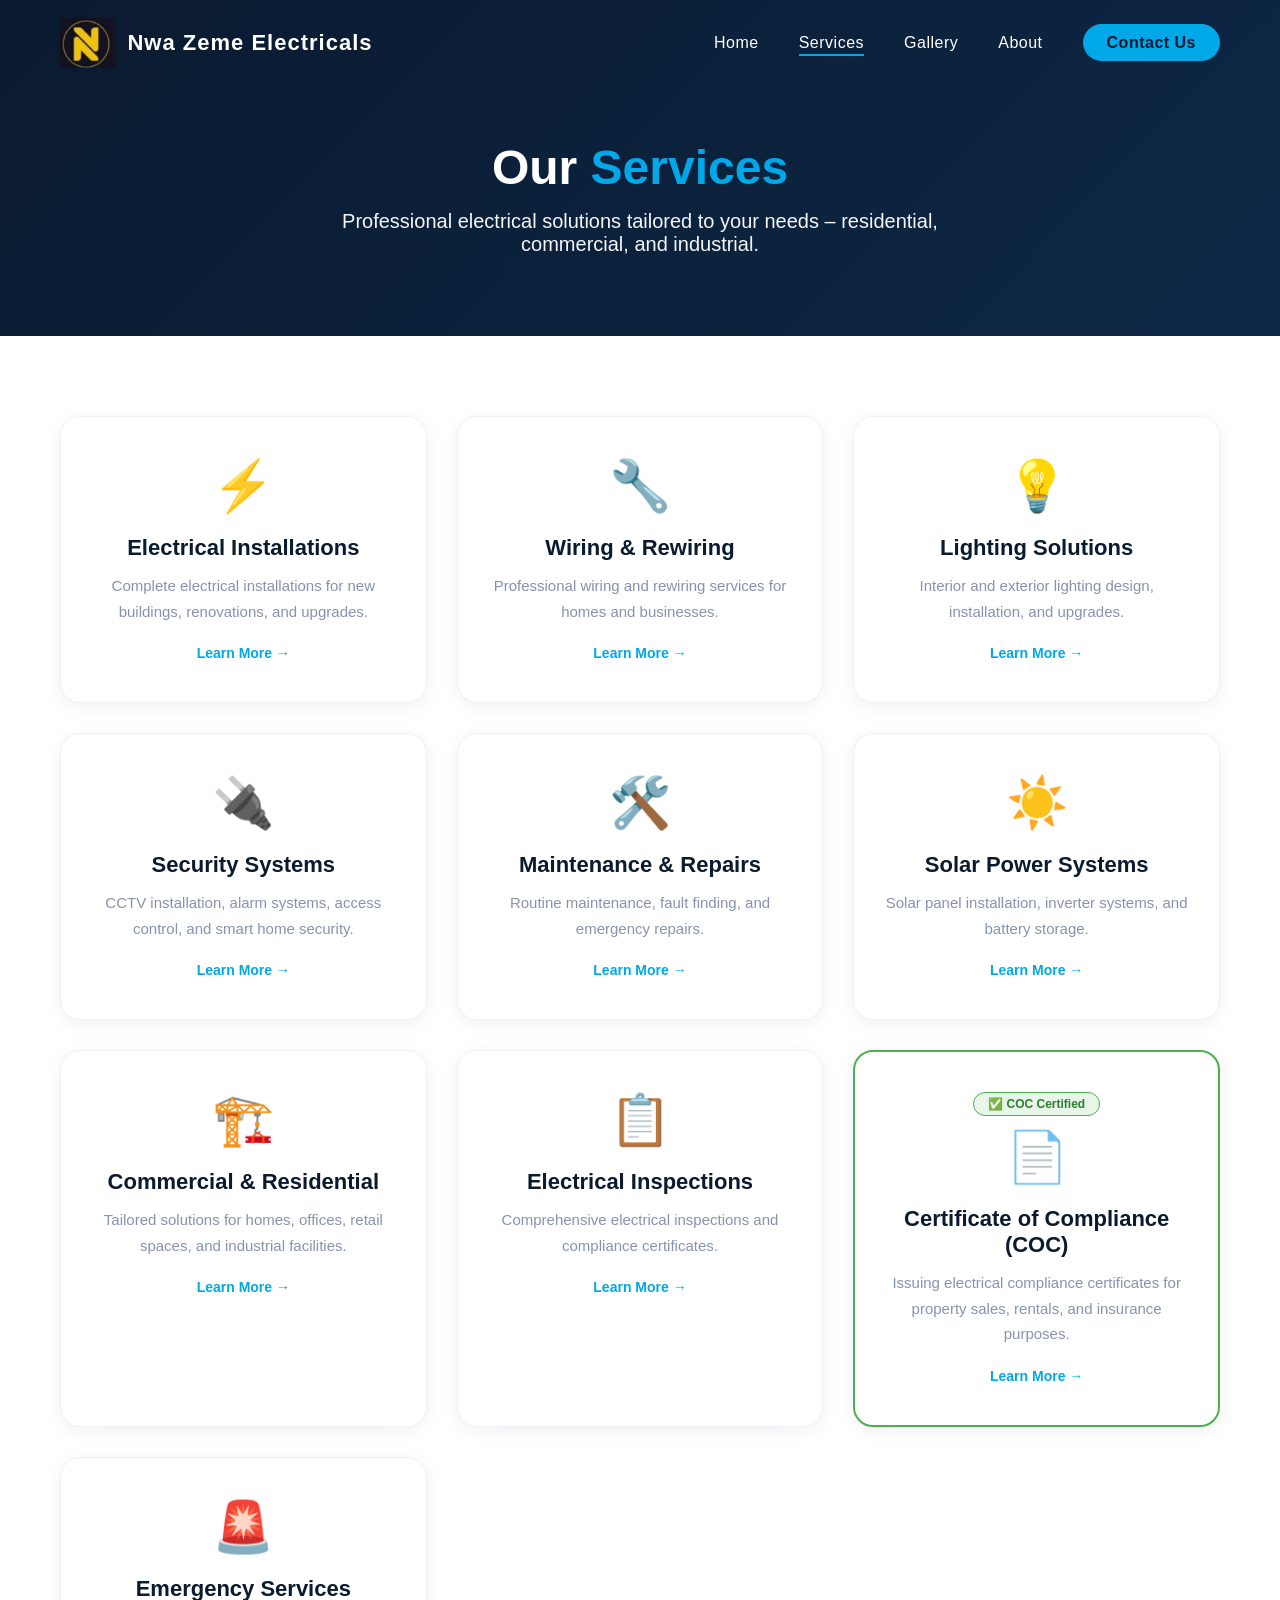
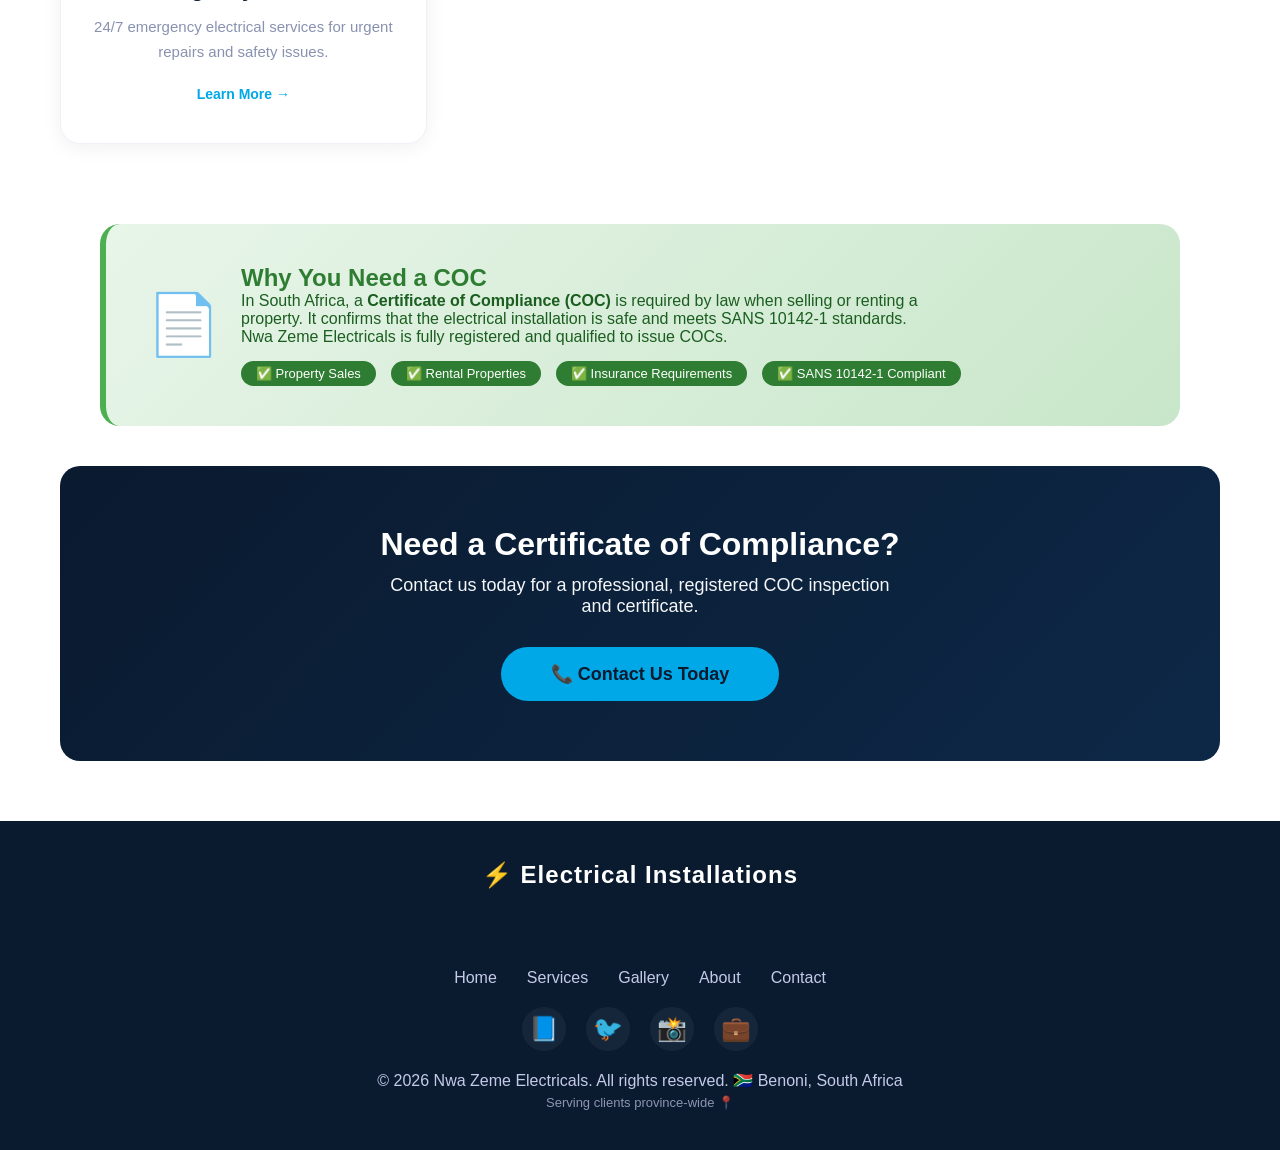
<file: services.html>
<!DOCTYPE html>
<html lang="en">
<head>
    <meta charset="UTF-8" />
    <meta name="viewport" content="width=device-width, initial-scale=1.0" />
    <title>Our Services - Nwa Zeme Electricals</title>
    <link rel="stylesheet" href="css/style.css" />
    <link href="https://fonts.googleapis.com/css2?family=Inter:wght@400;500;600;700&display=swap" rel="stylesheet" />
    <style>
        /* ============================================
           SERVICES PAGE SPECIFIC STYLES
           ============================================ */

        .services-hero {
            padding: 140px 60px 80px;
            background: linear-gradient(135deg, var(--navy) 0%, #0d2847 100%);
            text-align: center;
            color: var(--white);
        }

        .services-hero h1 {
            font-size: 48px;
            font-weight: 700;
            margin-bottom: 15px;
        }

        .services-hero h1 span {
            color: var(--blue);
        }

        .services-hero p {
            font-size: 20px;
            color: var(--light-gray);
            max-width: 600px;
            margin: 0 auto;
        }

        .services-grid-section {
            padding: 80px 60px;
            background: var(--white);
        }

        .services-grid {
            display: grid;
            grid-template-columns: repeat(auto-fit, minmax(300px, 1fr));
            gap: 30px;
            max-width: 1200px;
            margin: 0 auto;
        }

        .service-card {
            background: var(--white);
            border-radius: 20px;
            padding: 40px 30px;
            text-align: center;
            box-shadow: 0 4px 20px rgba(0, 0, 0, 0.06);
            border: 1px solid #eef2f7;
            transition: all 0.4s ease;
            position: relative;
            overflow: hidden;
            cursor: pointer;
        }

        .service-card::before {
            content: '';
            position: absolute;
            top: 0;
            left: 0;
            width: 100%;
            height: 4px;
            background: var(--blue);
            transform: scaleX(0);
            transition: transform 0.4s ease;
        }

        .service-card:hover::before {
            transform: scaleX(1);
        }

        .service-card:hover {
            transform: translateY(-10px);
            box-shadow: 0 20px 50px rgba(0, 168, 232, 0.12);
            border-color: var(--blue);
        }

        .service-card .icon {
            font-size: 50px;
            margin-bottom: 20px;
            display: block;
        }

        .service-card h3 {
            font-size: 22px;
            color: var(--navy);
            margin-bottom: 12px;
            font-weight: 700;
        }

        .service-card p {
            color: var(--text-muted);
            font-size: 15px;
            line-height: 1.7;
            margin-bottom: 20px;
        }

        .service-card .learn-more {
            color: var(--blue);
            text-decoration: none;
            font-weight: 600;
            font-size: 14px;
            display: inline-flex;
            align-items: center;
            gap: 6px;
            transition: all 0.3s ease;
            cursor: pointer;
            border: none;
            background: none;
            padding: 0;
        }

        .service-card .learn-more:hover {
            color: #0084b3;
            gap: 12px;
        }

        .service-card .coc-badge {
            display: inline-block;
            background: #e8f5e9;
            color: #2e7d32;
            padding: 4px 14px;
            border-radius: 20px;
            font-size: 12px;
            font-weight: 600;
            margin-bottom: 12px;
            border: 1px solid #4caf50;
        }

        .service-card .coc-badge::before {
            content: '✅ ';
        }

        .service-popup-overlay {
            position: fixed;
            top: 0;
            left: 0;
            width: 100%;
            height: 100%;
            background: rgba(10, 26, 47, 0.85);
            backdrop-filter: blur(8px);
            z-index: 10000;
            display: none;
            justify-content: center;
            align-items: center;
            animation: fadeIn 0.3s ease;
            padding: 20px;
        }

        .service-popup-overlay.active {
            display: flex;
        }

        .service-popup {
            background: var(--white);
            border-radius: 24px;
            max-width: 600px;
            width: 100%;
            max-height: 90vh;
            overflow-y: auto;
            padding: 50px 45px 40px;
            position: relative;
            box-shadow: 0 30px 80px rgba(0, 0, 0, 0.5);
            animation: slideUp 0.4s ease;
        }

        .service-popup .popup-close {
            position: absolute;
            top: 18px;
            right: 22px;
            font-size: 30px;
            color: #999;
            cursor: pointer;
            transition: all 0.3s ease;
            background: none;
            border: none;
            line-height: 1;
        }

        .service-popup .popup-close:hover {
            color: var(--navy);
            transform: rotate(90deg);
        }

        .service-popup .popup-icon {
            font-size: 60px;
            margin-bottom: 15px;
            display: block;
        }

        .service-popup h2 {
            font-size: 30px;
            color: var(--navy);
            font-weight: 700;
            margin-bottom: 8px;
        }

        .service-popup h2 span {
            color: var(--blue);
        }

        .service-popup .popup-tagline {
            color: var(--blue);
            font-weight: 600;
            font-size: 16px;
            margin-bottom: 15px;
            display: block;
        }

        .service-popup .popup-description {
            color: var(--text-muted);
            font-size: 16px;
            line-height: 1.8;
            margin-bottom: 20px;
        }

        .service-popup .popup-features {
            list-style: none;
            padding: 0;
            margin: 0 0 25px 0;
            display: grid;
            grid-template-columns: 1fr 1fr;
            gap: 8px;
        }

        .service-popup .popup-features li {
            color: var(--text-muted);
            font-size: 15px;
            padding: 8px 0 8px 30px;
            position: relative;
        }

        .service-popup .popup-features li::before {
            content: '✓';
            position: absolute;
            left: 0;
            color: var(--blue);
            font-weight: 700;
        }

        .service-popup .popup-cta {
            display: inline-block;
            background: var(--blue);
            color: var(--navy);
            padding: 14px 40px;
            border-radius: 30px;
            font-weight: 700;
            text-decoration: none;
            transition: all 0.3s ease;
            border: none;
            cursor: pointer;
            font-size: 16px;
            width: 100%;
            text-align: center;
        }

        .service-popup .popup-cta:hover {
            background: #0084b3;
            transform: translateY(-2px);
            color: var(--white);
            box-shadow: 0 8px 25px rgba(0, 168, 232, 0.4);
        }

        .service-popup::-webkit-scrollbar {
            width: 6px;
        }

        .service-popup::-webkit-scrollbar-track {
            background: #f1f1f1;
            border-radius: 10px;
        }

        .service-popup::-webkit-scrollbar-thumb {
            background: var(--blue);
            border-radius: 10px;
        }

        .service-popup::-webkit-scrollbar-thumb:hover {
            background: #0084b3;
        }

        .cta-banner {
            background: linear-gradient(135deg, var(--navy) 0%, #0d2847 100%);
            padding: 60px 40px;
            text-align: center;
            margin: 0 60px 60px;
            border-radius: 20px;
            position: relative;
            overflow: hidden;
        }

        .cta-banner::before {
            content: '';
            position: absolute;
            font-size: 300px;
            opacity: 0.05;
            right: -50px;
            bottom: -80px;
            transform: rotate(-10deg);
        }

        .cta-banner h2 {
            color: var(--white);
            font-size: 32px;
            font-weight: 700;
            margin-bottom: 12px;
        }

        .cta-banner p {
            color: var(--light-gray);
            font-size: 18px;
            margin-bottom: 30px;
            max-width: 500px;
            margin-left: auto;
            margin-right: auto;
        }

        .cta-banner .cta-btn {
            background: var(--blue);
            color: var(--navy);
            padding: 16px 50px;
            border-radius: 50px;
            font-size: 18px;
            font-weight: 700;
            text-decoration: none;
            display: inline-block;
            transition: all 0.3s ease;
            border: none;
            cursor: pointer;
        }

        .cta-banner .cta-btn:hover {
            background: #0084b3;
            transform: translateY(-3px);
            color: var(--white);
            box-shadow: 0 8px 25px rgba(0, 168, 232, 0.4);
        }

        .fade-marquee {
            text-align: center;
            max-width: 900px;
            margin: 0 auto;
            padding: 0 20px;
        }

        .fade-item {
            display: none;
            font-size: 24px;
            font-weight: 600;
            color: var(--white);
            letter-spacing: 1px;
            padding: 10px 0;
            animation: fadeInOut 4s ease-in-out;
        }

        .fade-item.active {
            display: block;
        }

        @keyframes fadeInOut {
            0% { opacity: 0; transform: translateY(10px); }
            20% { opacity: 1; transform: translateY(0); }
            80% { opacity: 1; transform: translateY(0); }
            100% { opacity: 0; transform: translateY(-10px); }
        }

        /* Modal Styles */
        .modal-overlay {
            position: fixed;
            top: 0;
            left: 0;
            width: 100%;
            height: 100%;
            background: rgba(10, 26, 47, 0.85);
            backdrop-filter: blur(8px);
            z-index: 9999;
            display: none;
            justify-content: center;
            align-items: center;
            animation: fadeIn 0.3s ease;
        }

        .modal-overlay.active {
            display: flex;
        }

        .modal {
            background: var(--white);
            border-radius: 20px;
            max-width: 550px;
            width: 92%;
            max-height: 90vh;
            overflow-y: auto;
            padding: 45px 40px 35px;
            position: relative;
            box-shadow: 0 20px 60px rgba(0, 0, 0, 0.5);
            animation: slideUp 0.4s ease;
        }

        .modal-close {
            position: absolute;
            top: 15px;
            right: 20px;
            font-size: 28px;
            color: #999;
            cursor: pointer;
            transition: all 0.3s ease;
            background: none;
            border: none;
            line-height: 1;
        }

        .modal-close:hover {
            color: var(--navy);
            transform: rotate(90deg);
        }

        .modal-header {
            text-align: center;
            margin-bottom: 30px;
        }

        .modal-header .icon-big {
            font-size: 50px;
            display: block;
            margin-bottom: 10px;
        }

        .modal-header h2 {
            font-size: 28px;
            color: var(--navy);
            font-weight: 700;
        }

        .modal-header p {
            color: var(--text-muted);
            font-size: 15px;
            margin-top: 5px;
        }

        .form-group {
            margin-bottom: 18px;
        }

        .form-group label {
            display: block;
            font-weight: 600;
            font-size: 14px;
            color: var(--navy);
            margin-bottom: 5px;
        }

        .form-group label .required {
            color: #e74c3c;
            margin-left: 2px;
        }

        .form-group input,
        .form-group select,
        .form-group textarea {
            width: 100%;
            padding: 12px 16px;
            border: 2px solid #e0e4e8;
            border-radius: 10px;
            font-size: 15px;
            font-family: 'Inter', sans-serif;
            transition: all 0.3s ease;
            background: #fafbfc;
            color: var(--navy);
        }

        .form-group input:focus,
        .form-group select:focus,
        .form-group textarea:focus {
            outline: none;
            border-color: var(--blue);
            box-shadow: 0 0 0 4px rgba(0, 168, 232, 0.15);
            background: var(--white);
        }

        .form-group textarea {
            resize: vertical;
            min-height: 80px;
        }

        .form-group select {
            appearance: none;
            background-image: url("data:image/svg+xml,%3Csvg xmlns='http://www.w3.org/2000/svg' width='12' height='12' viewBox='0 0 12 12'%3E%3Cpath fill='%238892B0' d='M6 8L1 3h10z'/%3E%3C/svg%3E");
            background-repeat: no-repeat;
            background-position: right 14px center;
            cursor: pointer;
        }

        .form-row {
            display: grid;
            grid-template-columns: 1fr 1fr;
            gap: 15px;
        }

        .modal-actions {
            display: flex;
            flex-direction: column;
            gap: 12px;
            margin-top: 25px;
        }

        .btn-modal-email,
        .btn-modal-whatsapp {
            width: 100%;
            padding: 14px 20px;
            border: none;
            border-radius: 12px;
            font-size: 16px;
            font-weight: 700;
            cursor: pointer;
            transition: all 0.3s ease;
            display: flex;
            align-items: center;
            justify-content: center;
            gap: 12px;
            font-family: 'Inter', sans-serif;
        }

        .btn-modal-email {
            background: var(--navy);
            color: var(--white);
        }

        .btn-modal-email:hover {
            background: #0d2847;
            transform: translateY(-2px);
            box-shadow: 0 8px 20px rgba(10, 26, 47, 0.3);
        }

        .btn-modal-email:disabled {
            opacity: 0.6;
            cursor: not-allowed;
            transform: none !important;
        }

        .btn-modal-whatsapp {
            background: #25D366;
            color: var(--white);
        }

        .btn-modal-whatsapp:hover {
            background: #1da851;
            transform: translateY(-2px);
            box-shadow: 0 8px 20px rgba(37, 211, 102, 0.4);
        }

        .btn-modal-whatsapp:disabled {
            opacity: 0.6;
            cursor: not-allowed;
            transform: none !important;
        }

        .modal-success {
            display: none;
            text-align: center;
            padding: 20px 0;
        }

        .modal-success.show {
            display: block;
            animation: fadeIn 0.5s ease;
        }

        .modal-success .checkmark {
            font-size: 70px;
            color: #25D366;
            margin-bottom: 15px;
        }

        .modal-success h3 {
            font-size: 24px;
            color: var(--navy);
            margin-bottom: 8px;
        }

        .modal-success p {
            color: var(--text-muted);
            font-size: 15px;
        }

        .modal-form-wrapper.hide {
            display: none;
        }

        .modal::-webkit-scrollbar {
            width: 6px;
        }

        .modal::-webkit-scrollbar-track {
            background: #f1f1f1;
            border-radius: 10px;
        }

        .modal::-webkit-scrollbar-thumb {
            background: var(--blue);
            border-radius: 10px;
        }

        .modal::-webkit-scrollbar-thumb:hover {
            background: #0084b3;
        }

        @media (max-width: 600px) {
            .modal {
                padding: 30px 20px 25px;
                width: 95%;
                border-radius: 16px;
            }
            .modal-header h2 {
                font-size: 22px;
            }
            .form-row {
                grid-template-columns: 1fr;
                gap: 0;
            }
            .form-group input,
            .form-group select,
            .form-group textarea {
                font-size: 14px;
                padding: 10px 14px;
            }
            .btn-modal-email,
            .btn-modal-whatsapp {
                font-size: 14px;
                padding: 12px 16px;
            }
            .modal-header .icon-big {
                font-size: 38px;
            }
        }

        /* Footer */
        .footer {
            padding: 40px;
            background: var(--navy);
            color: #c5cae9;
            text-align: center;
        }

        .footer .footer-links {
            display: flex;
            justify-content: center;
            gap: 30px;
            margin-bottom: 20px;
            flex-wrap: wrap;
        }

        .footer .footer-links a {
            color: #c5cae9;
            text-decoration: none;
            transition: color 0.3s;
        }

        .footer .footer-links a:hover {
            color: var(--blue);
        }

        .footer .footer-social {
            display: flex;
            justify-content: center;
            gap: 20px;
            margin-bottom: 20px;
        }

        .footer .footer-social a {
            color: #c5cae9;
            text-decoration: none;
            font-size: 24px;
            transition: all 0.3s ease;
            width: 44px;
            height: 44px;
            border-radius: 50%;
            display: flex;
            align-items: center;
            justify-content: center;
            background: rgba(255,255,255,0.05);
        }

        .footer .footer-social a:hover {
            color: var(--white);
            background: var(--blue);
            transform: translateY(-3px);
        }

        @media (max-width: 768px) {
            .services-hero {
                padding: 120px 20px 60px;
            }
            .services-hero h1 {
                font-size: 32px;
            }
            .services-hero p {
                font-size: 16px;
            }
            .services-grid-section {
                padding: 40px 20px;
            }
            .services-grid {
                grid-template-columns: 1fr;
                gap: 20px;
            }
            .service-card {
                padding: 30px 20px;
            }
            .service-popup {
                padding: 35px 25px 30px;
                max-width: 95%;
            }
            .service-popup h2 {
                font-size: 24px;
            }
            .service-popup .popup-features {
                grid-template-columns: 1fr;
            }
            .cta-banner {
                margin: 0 20px 40px;
                padding: 40px 20px;
            }
            .cta-banner h2 {
                font-size: 24px;
            }
            .cta-banner p {
                font-size: 16px;
            }
            .cta-banner .cta-btn {
                padding: 14px 30px;
                font-size: 15px;
            }
            .fade-item {
                font-size: 18px;
            }
        }

        @media (max-width: 480px) {
            .services-hero h1 {
                font-size: 26px;
            }
            .service-card h3 {
                font-size: 19px;
            }
            .service-popup {
                padding: 30px 20px 25px;
            }
            .service-popup h2 {
                font-size: 20px;
            }
            .service-popup .popup-icon {
                font-size: 45px;
            }
            .fade-item {
                font-size: 15px;
            }
        }
    </style>
</head>
<body>

    <!-- ============================================
    NAVIGATION
    ============================================ -->
    <nav class="navbar" id="navbar">
        <div class="logo">
            <img src="image/nwa zeme Logo.png" alt="Nwa Zeme Electricals Logo" />
            <span class="company-name">Nwa Zeme Electricals</span>
        </div>
        <ul class="nav-links">
            <li><a href="index.html">Home</a></li>
            <li><a href="services.html" class="active">Services</a></li>
            <li><a href="gallery.html">Gallery</a></li>
            <li><a href="about.html">About</a></li>
            <li><a href="contact.html" class="quote-nav-btn">Contact Us</a></li>
        </ul>
    </nav>

    <!-- ============================================
    SERVICES HERO
    ============================================ -->
    <section class="services-hero">
        <h1>Our <span>Services</span></h1>
        <p>Professional electrical solutions tailored to your needs – residential, commercial, and industrial.</p>
    </section>

    <!-- ============================================
    SERVICES GRID
    ============================================ -->
    <section class="services-grid-section">
        <div class="services-grid">

            <div class="service-card" onclick="openServicePopup('electrical-installations')">
                <span class="icon">⚡</span>
                <h3>Electrical Installations</h3>
                <p>Complete electrical installations for new buildings, renovations, and upgrades.</p>
                <button class="learn-more" onclick="event.stopPropagation(); openServicePopup('electrical-installations')">Learn More →</button>
            </div>

            <div class="service-card" onclick="openServicePopup('wiring')">
                <span class="icon">🔧</span>
                <h3>Wiring &amp; Rewiring</h3>
                <p>Professional wiring and rewiring services for homes and businesses.</p>
                <button class="learn-more" onclick="event.stopPropagation(); openServicePopup('wiring')">Learn More →</button>
            </div>

            <div class="service-card" onclick="openServicePopup('lighting')">
                <span class="icon">💡</span>
                <h3>Lighting Solutions</h3>
                <p>Interior and exterior lighting design, installation, and upgrades.</p>
                <button class="learn-more" onclick="event.stopPropagation(); openServicePopup('lighting')">Learn More →</button>
            </div>

            <div class="service-card" onclick="openServicePopup('security')">
                <span class="icon">🔌</span>
                <h3>Security Systems</h3>
                <p>CCTV installation, alarm systems, access control, and smart home security.</p>
                <button class="learn-more" onclick="event.stopPropagation(); openServicePopup('security')">Learn More →</button>
            </div>

            <div class="service-card" onclick="openServicePopup('maintenance')">
                <span class="icon">🛠️</span>
                <h3>Maintenance &amp; Repairs</h3>
                <p>Routine maintenance, fault finding, and emergency repairs.</p>
                <button class="learn-more" onclick="event.stopPropagation(); openServicePopup('maintenance')">Learn More →</button>
            </div>

            <div class="service-card" onclick="openServicePopup('solar')">
                <span class="icon">☀️</span>
                <h3>Solar Power Systems</h3>
                <p>Solar panel installation, inverter systems, and battery storage.</p>
                <button class="learn-more" onclick="event.stopPropagation(); openServicePopup('solar')">Learn More →</button>
            </div>

            <div class="service-card" onclick="openServicePopup('commercial')">
                <span class="icon">🏗️</span>
                <h3>Commercial &amp; Residential</h3>
                <p>Tailored solutions for homes, offices, retail spaces, and industrial facilities.</p>
                <button class="learn-more" onclick="event.stopPropagation(); openServicePopup('commercial')">Learn More →</button>
            </div>

            <div class="service-card" onclick="openServicePopup('inspections')">
                <span class="icon">📋</span>
                <h3>Electrical Inspections</h3>
                <p>Comprehensive electrical inspections and compliance certificates.</p>
                <button class="learn-more" onclick="event.stopPropagation(); openServicePopup('inspections')">Learn More →</button>
            </div>

            <div class="service-card" onclick="openServicePopup('coc')" style="border-color: #4caf50; border-width: 2px;">
                <span class="coc-badge">COC Certified</span>
                <span class="icon">📄</span>
                <h3>Certificate of Compliance (COC)</h3>
                <p>Issuing electrical compliance certificates for property sales, rentals, and insurance purposes.</p>
                <button class="learn-more" onclick="event.stopPropagation(); openServicePopup('coc')">Learn More →</button>
            </div>

            <div class="service-card" onclick="openServicePopup('emergency')">
                <span class="icon">🚨</span>
                <h3>Emergency Services</h3>
                <p>24/7 emergency electrical services for urgent repairs and safety issues.</p>
                <button class="learn-more" onclick="event.stopPropagation(); openServicePopup('emergency')">Learn More →</button>
            </div>

        </div>
    </section>

    <!-- ============================================
    SERVICE DETAIL POPUP
    ============================================ -->
    <div class="service-popup-overlay" id="servicePopup">
        <div class="service-popup">
            <button class="popup-close" id="popupCloseBtn">&times;</button>
            <span class="popup-icon" id="popupIcon">⚡</span>
            <h2 id="popupTitle">Service <span>Name</span></h2>
            <span class="popup-tagline" id="popupTagline">Professional electrical service</span>
            <p class="popup-description" id="popupDescription">Service description goes here.</p>
            <ul class="popup-features" id="popupFeatures">
                <li>Feature 1</li>
                <li>Feature 2</li>
                <li>Feature 3</li>
                <li>Feature 4</li>
            </ul>
            <button class="popup-cta" id="popupCta">Request a Quote</button>
        </div>
    </div>

    <!-- ============================================
    COC SECTION
    ============================================ -->
    <section style="padding: 0 60px 40px; max-width: 1200px; margin: 0 auto;">
        <div style="background: linear-gradient(135deg, #e8f5e9 0%, #c8e6c9 100%); border-radius: 20px; padding: 40px; border-left: 6px solid #4caf50;">
            <div style="display: flex; align-items: center; gap: 20px; flex-wrap: wrap;">
                <div style="font-size: 60px;">📄</div>
                <div>
                    <h3 style="color: #2e7d32; font-size: 24px;">Why You Need a COC</h3>
                    <p style="color: #1b5e20; font-size: 16px; max-width: 700px;">
                        In South Africa, a <strong>Certificate of Compliance (COC)</strong> is required by law when selling or renting a property. 
                        It confirms that the electrical installation is safe and meets SANS 10142-1 standards. 
                        Nwa Zeme Electricals is fully registered and qualified to issue COCs.
                    </p>
                    <div style="display: flex; gap: 15px; flex-wrap: wrap; margin-top: 15px;">
                        <span style="background: #2e7d32; color: white; padding: 5px 15px; border-radius: 20px; font-size: 13px;">✅ Property Sales</span>
                        <span style="background: #2e7d32; color: white; padding: 5px 15px; border-radius: 20px; font-size: 13px;">✅ Rental Properties</span>
                        <span style="background: #2e7d32; color: white; padding: 5px 15px; border-radius: 20px; font-size: 13px;">✅ Insurance Requirements</span>
                        <span style="background: #2e7d32; color: white; padding: 5px 15px; border-radius: 20px; font-size: 13px;">✅ SANS 10142-1 Compliant</span>
                    </div>
                </div>
            </div>
        </div>
    </section>

    <!-- ============================================
    CTA BANNER
    ============================================ -->
    <section class="cta-banner">
        <h2>Need a Certificate of Compliance?</h2>
        <p>Contact us today for a professional, registered COC inspection and certificate.</p>
        <a href="contact.html" class="cta-btn">📞 Contact Us Today</a>
    </section>

    <!-- ============================================
    FLOATING MARQUEE
    ============================================ -->
    <section class="floating-section" style="border-top: none; border-bottom: none; background: var(--navy); padding: 30px 0;">
        <div class="fade-marquee" id="fadeMarquee">
            <span class="fade-item active">⚡ Electrical Installations</span>
            <span class="fade-item">🔧 Wiring & Rewiring</span>
            <span class="fade-item">💡 Lighting Solutions</span>
            <span class="fade-item">🔌 Security Systems</span>
            <span class="fade-item">📄 COC Certificates</span>
            <span class="fade-item">☀️ Solar Power Systems</span>
            <span class="fade-item">🚨 24/7 Emergency Services</span>
        </div>
    </section>

    <!-- ============================================
    QUOTE MODAL
    ============================================ -->
    <div class="modal-overlay" id="modalOverlay">
        <div class="modal">
            <button class="modal-close" id="modalCloseBtn">&times;</button>
            <div class="modal-header">
                <span class="icon-big">📋</span>
                <h2>Request a Free Quote</h2>
                <p>Fill in your details and we'll get back to you within 24 hours</p>
            </div>
            <div class="modal-form-wrapper" id="formWrapper">
                <form id="quoteForm">
                    <div class="form-group">
                        <label>Full Name <span class="required">*</span></label>
                        <input type="text" id="fullName" placeholder="e.g. John Doe" required />
                    </div>
                    <div class="form-row">
                        <div class="form-group">
                            <label>Email Address <span class="required">*</span></label>
                            <input type="email" id="emailAddress" placeholder="john@example.com" required />
                        </div>
                        <div class="form-group">
                            <label>Phone Number <span class="required">*</span></label>
                            <input type="tel" id="phoneNumber" placeholder="+27 84 466 1577" required />
                        </div>
                    </div>
                    <div class="form-group">
                        <label>Service Required <span class="required">*</span></label>
                        <select id="serviceType" required>
                            <option value="">— Select a service —</option>
                            <option value="Electrical Installations">⚡ Electrical Installations</option>
                            <option value="Wiring & Rewiring">🔧 Wiring & Rewiring</option>
                            <option value="Lighting Solutions">💡 Lighting Solutions</option>
                            <option value="Security Systems">🔌 Security Systems</option>
                            <option value="Maintenance & Repairs">🛠️ Maintenance & Repairs</option>
                            <option value="Solar Power Systems">☀️ Solar Power Systems</option>
                            <option value="Commercial & Residential">🏗️ Commercial & Residential</option>
                            <option value="COC Certificate">📄 Certificate of Compliance (COC)</option>
                            <option value="Emergency Services">🚨 24/7 Emergency Services</option>
                            <option value="Other">📝 Other (please specify)</option>
                        </select>
                    </div>
                    <div class="form-group">
                        <label>Message <span class="required">*</span></label>
                        <textarea id="messageText" placeholder="Tell us more about your project..." required></textarea>
                    </div>
                    <div class="modal-actions">
                        <button type="button" class="btn-modal-email" id="sendEmailBtn">Send via Email</button>
                        <button type="button" class="btn-modal-whatsapp" id="sendWhatsAppBtn">Send via WhatsApp</button>
                    </div>
                </form>
            </div>
            <div class="modal-success" id="successMessage">
                <div class="checkmark">✅</div>
                <h3>Thank You!</h3>
                <p>Your enquiry has been sent successfully. We'll contact you within 24 hours.</p>
                <br />
                <button class="btn-modal-email" style="display:inline-block; width:auto; padding:10px 30px; background:var(--blue); color:var(--navy); border:none; border-radius:30px; font-weight:700; cursor:pointer;" id="closeSuccessBtn">Close</button>
            </div>
        </div>
    </div>

    <!-- ============================================
    FOOTER
    ============================================ -->
    <footer class="footer">
        <div class="footer-links">
            <a href="index.html">Home</a>
            <a href="services.html">Services</a>
            <a href="gallery.html">Gallery</a>
            <a href="about.html">About</a>
            <a href="contact.html">Contact</a>
        </div>
        <div class="footer-social">
            <a href="#">📘</a>
            <a href="#">🐦</a>
            <a href="#">📸</a>
            <a href="#">💼</a>
        </div>
        <p>© 2026 Nwa Zeme Electricals. All rights reserved. 🇿🇦 Benoni, South Africa</p>
        <p style="font-size: 13px; opacity: 0.7; margin-top: 5px;">Serving clients province-wide 📍</p>
    </footer>

    <!-- ============================================
    JAVASCRIPT
    ============================================ -->
    <script>
        // NAVBAR SCROLL
        const navbar = document.getElementById('navbar');
        window.addEventListener('scroll', () => {
            if (window.scrollY > 80) {
                navbar.classList.add('scrolled');
            } else {
                navbar.classList.remove('scrolled');
            }
        });

        // FADING MARQUEE
        const fadeItems = document.querySelectorAll('.fade-item');
        let currentFadeIndex = 0;

        function showNextFade() {
            fadeItems.forEach(item => item.classList.remove('active'));
            currentFadeIndex = (currentFadeIndex + 1) % fadeItems.length;
            fadeItems[currentFadeIndex].classList.add('active');
        }

        setInterval(showNextFade, 4000);

        // SERVICE POPUP DATA
        const serviceData = {
            'electrical-installations': {
                icon: '⚡',
                title: 'Electrical Installations',
                tagline: 'Complete electrical installations for any project',
                description: 'We provide comprehensive electrical installations for new buildings, renovations, and upgrades. Our certified electricians ensure every installation meets the highest safety standards and is built to last.',
                features: ['New building electrical systems', 'Renovation and upgrade projects', 'Switchboard and distribution boards', 'Full compliance with safety standards', 'Quality materials and workmanship'],
                serviceName: 'Electrical Installations'
            },
            'wiring': {
                icon: '🔧',
                title: 'Wiring & Rewiring',
                tagline: 'Safe, efficient, and modern wiring solutions',
                description: 'Professional wiring and rewiring services for homes and businesses. We upgrade outdated electrical systems for improved safety, efficiency, and to meet modern electrical demands.',
                features: ['Full house rewiring services', 'Commercial wiring solutions', 'Fault finding and diagnosis', 'Energy-efficient wiring upgrades', 'Safety compliance inspections'],
                serviceName: 'Wiring & Rewiring'
            },
            'lighting': {
                icon: '💡',
                title: 'Lighting Solutions',
                tagline: 'Illuminate your space with professional lighting',
                description: 'Expert interior and exterior lighting design, installation, and upgrades. We offer energy-efficient LED solutions that enhance both the aesthetics and functionality of every space.',
                features: ['Interior lighting design and installation', 'Exterior and security lighting', 'Energy-efficient LED upgrades', 'Smart lighting solutions', 'Custom lighting designs'],
                serviceName: 'Lighting Solutions'
            },
            'security': {
                icon: '🔌',
                title: 'Security Systems',
                tagline: 'Complete security solutions for peace of mind',
                description: 'Comprehensive security system installations including CCTV, alarm systems, and access control. We provide smart home security integration for complete protection.',
                features: ['CCTV and surveillance systems', 'Burglar alarm installations', 'Access control systems', 'Smart home security integration', '24/7 monitoring solutions'],
                serviceName: 'Security Systems'
            },
            'maintenance': {
                icon: '🛠️',
                title: 'Maintenance & Repairs',
                tagline: 'Reliable maintenance and emergency repairs',
                description: 'Routine maintenance, fault finding, and emergency repair services. We provide fast response times and reliable service you can count on to keep your electrical systems running smoothly.',
                features: ['Routine electrical maintenance', 'Emergency repair services', 'Fault finding and diagnosis', 'Preventative maintenance plans', 'After-hours emergency support'],
                serviceName: 'Maintenance & Repairs'
            },
            'solar': {
                icon: '☀️',
                title: 'Solar Power Systems',
                tagline: 'Harness the power of the sun',
                description: 'Professional solar panel installation, inverter systems, and battery storage solutions. Reduce your electricity bills with renewable energy systems tailored to your specific needs.',
                features: ['Solar panel installation', 'Inverter and battery systems', 'Grid-tied and off-grid solutions', 'Energy efficiency consultation', 'Government rebate assistance'],
                serviceName: 'Solar Power Systems'
            },
            'commercial': {
                icon: '🏗️',
                title: 'Commercial & Residential',
                tagline: 'Tailored solutions for every property',
                description: 'Custom electrical solutions for homes, offices, retail spaces, and industrial facilities. No project is too big or too small for our experienced team.',
                features: ['Residential electrical services', 'Commercial and retail solutions', 'Industrial electrical projects', 'Custom project management', 'Budget-friendly solutions'],
                serviceName: 'Commercial & Residential'
            },
            'inspections': {
                icon: '📋',
                title: 'Electrical Inspections',
                tagline: 'Comprehensive electrical safety inspections',
                description: 'Thorough electrical inspections and compliance certificates for all property types. Ensure your property meets all safety standards and regulations with our detailed inspection services.',
                features: ['Full property electrical inspections', 'Compliance and safety certificates', 'Pre-purchase property inspections', 'Fault identification and reporting', 'Insurance requirement compliance'],
                serviceName: 'Electrical Inspections'
            },
            'coc': {
                icon: '📄',
                title: 'Certificate of Compliance (COC)',
                tagline: 'Issuing registered electrical compliance certificates',
                description: 'Nwa Zeme Electricals is fully registered and qualified to issue Certificates of Compliance (COC) for properties. We ensure your electrical installation meets all SANS 10142-1 standards and South African regulations.',
                features: ['COC for property sales and transfers', 'COC for rental properties', 'COC for insurance purposes', 'SANS 10142-1 compliant inspections', 'Registered electrical contractor', 'Quick and professional service'],
                serviceName: 'COC Certificate'
            },
            'emergency': {
                icon: '🚨',
                title: 'Emergency Services',
                tagline: '24/7 emergency electrical services',
                description: 'We provide round-the-clock emergency electrical services for urgent repairs and safety issues. Our team is always ready to respond quickly to any electrical emergency.',
                features: ['24/7 emergency call-out service', 'Rapid response times', 'Fault finding and diagnosis', 'Temporary power solutions', 'Safety hazard remediation', 'After-hours availability'],
                serviceName: 'Emergency Services'
            }
        };

        // OPEN/CLOSE SERVICE POPUP
        const servicePopup = document.getElementById('servicePopup');
        const popupCloseBtn = document.getElementById('popupCloseBtn');

        function openServicePopup(serviceKey) {
            const data = serviceData[serviceKey];
            if (!data) return;

            document.getElementById('popupIcon').textContent = data.icon;
            document.getElementById('popupTitle').innerHTML = `${data.title} <span>Services</span>`;
            document.getElementById('popupTagline').textContent = data.tagline;
            document.getElementById('popupDescription').textContent = data.description;

            const featuresList = document.getElementById('popupFeatures');
            featuresList.innerHTML = '';
            data.features.forEach(feature => {
                const li = document.createElement('li');
                li.textContent = feature;
                featuresList.appendChild(li);
            });

            const ctaBtn = document.getElementById('popupCta');
            ctaBtn.onclick = function() {
                closeServicePopup();
                setTimeout(() => {
                    openModalWithService(data.serviceName);
                }, 300);
            };

            servicePopup.classList.add('active');
            document.body.style.overflow = 'hidden';
        }

        function closeServicePopup() {
            servicePopup.classList.remove('active');
            document.body.style.overflow = 'auto';
        }

        popupCloseBtn.addEventListener('click', closeServicePopup);
        servicePopup.addEventListener('click', (e) => {
            if (e.target === servicePopup) {
                closeServicePopup();
            }
        });
        document.addEventListener('keydown', (e) => {
            if (e.key === 'Escape' && servicePopup.classList.contains('active')) {
                closeServicePopup();
            }
        });

        window.openServicePopup = openServicePopup;
        window.closeServicePopup = closeServicePopup;

        // QUOTE MODAL
        const modalOverlay = document.getElementById('modalOverlay');
        const modalCloseBtn = document.getElementById('modalCloseBtn');
        const formWrapper = document.getElementById('formWrapper');
        const successMessage = document.getElementById('successMessage');
        const closeSuccessBtn = document.getElementById('closeSuccessBtn');

        const fullName = document.getElementById('fullName');
        const emailAddress = document.getElementById('emailAddress');
        const phoneNumber = document.getElementById('phoneNumber');
        const serviceType = document.getElementById('serviceType');
        const messageText = document.getElementById('messageText');
        const sendEmailBtn = document.getElementById('sendEmailBtn');
        const sendWhatsAppBtn = document.getElementById('sendWhatsAppBtn');

        function openModalWithService(service) {
            modalOverlay.classList.add('active');
            document.body.style.overflow = 'hidden';
            resetForm();
            if (service) {
                const options = serviceType.options;
                for (let i = 0; i < options.length; i++) {
                    if (options[i].value === service || options[i].text.includes(service)) {
                        serviceType.value = options[i].value;
                        break;
                    }
                }
            }
        }

        window.openModalWithService = openModalWithService;

        modalCloseBtn.addEventListener('click', closeModal);
        modalOverlay.addEventListener('click', (e) => {
            if (e.target === modalOverlay) {
                closeModal();
            }
        });
        document.addEventListener('keydown', (e) => {
            if (e.key === 'Escape' && modalOverlay.classList.contains('active')) {
                closeModal();
            }
        });

        function closeModal() {
            modalOverlay.classList.remove('active');
            document.body.style.overflow = 'auto';
            resetForm();
        }

        function resetForm() {
            formWrapper.classList.remove('hide');
            successMessage.classList.remove('show');
            document.getElementById('quoteForm').reset();
        }

        closeSuccessBtn.addEventListener('click', closeModal);

        // VALIDATION
        function validateForm() {
            let isValid = true;
            const fields = [
                { el: fullName, name: 'Full Name' },
                { el: emailAddress, name: 'Email Address' },
                { el: phoneNumber, name: 'Phone Number' },
                { el: serviceType, name: 'Service' },
                { el: messageText, name: 'Message' }
            ];

            fields.forEach(field => {
                if (!field.el.value.trim()) {
                    field.el.style.borderColor = '#e74c3c';
                    isValid = false;
                } else {
                    field.el.style.borderColor = '#e0e4e8';
                }
            });

            const emailRegex = /^[^\s@]+@[^\s@]+\.[^\s@]+$/;
            if (emailAddress.value.trim() && !emailRegex.test(emailAddress.value.trim())) {
                emailAddress.style.borderColor = '#e74c3c';
                isValid = false;
            }

            return isValid;
        }

        document.querySelectorAll('#quoteForm input, #quoteForm select, #quoteForm textarea').forEach(el => {
            el.addEventListener('focus', () => {
                el.style.borderColor = '#e0e4e8';
            });
        });

        // EMAIL - Formspree ID: xaqgkqlw
        const FORMSPREE_ID = 'xaqgkqlw';

        sendEmailBtn.addEventListener('click', async function() {
            if (!validateForm()) {
                alert('Please fill in all required fields correctly.');
                return;
            }

            this.disabled = true;
            this.textContent = 'Sending...';

            const formData = {
                name: fullName.value.trim(),
                email: emailAddress.value.trim(),
                phone: phoneNumber.value.trim(),
                service: serviceType.value,
                message: messageText.value.trim()
            };

            try {
                const response = await fetch(`https://formspree.io/f/${FORMSPREE_ID}`, {
                    method: 'POST',
                    headers: {
                        'Content-Type': 'application/json',
                        'Accept': 'application/json'
                    },
                    body: JSON.stringify(formData)
                });

                if (response.ok) {
                    showSuccess();
                } else {
                    alert('Oops! Something went wrong. Please try again or contact us on WhatsApp.');
                }
            } catch (error) {
                alert('Network error. Please check your connection and try again.');
            }

            this.disabled = false;
            this.textContent = 'Send via Email';
        });

        // WHATSAPP
        const WHATSAPP_NUMBER = '0844661577';

        sendWhatsAppBtn.addEventListener('click', function() {
            if (!validateForm()) {
                alert('Please fill in all required fields correctly.');
                return;
            }

            const name = fullName.value.trim();
            const email = emailAddress.value.trim();
            const phone = phoneNumber.value.trim();
            const service = serviceType.value;
            const message = messageText.value.trim();

            const whatsappMessage = 
`Hello Nwa Zeme Electricals,

I would like to request a quote for:

Service: ${service}
Name: ${name}
Email: ${email}
Phone: ${phone}

Message:
${message}

Please get back to me.`;

            const encodedMessage = encodeURIComponent(whatsappMessage);
            const isMobile = /iPhone|iPad|iPod|Android/i.test(navigator.userAgent);
            let whatsappUrl;
            if (isMobile) {
                whatsappUrl = `https://wa.me/${WHATSAPP_NUMBER}?text=${encodedMessage}`;
            } else {
                whatsappUrl = `https://web.whatsapp.com/send?phone=${WHATSAPP_NUMBER}&text=${encodedMessage}`;
            }

            window.open(whatsappUrl, '_blank');
            showSuccess();
        });

        function showSuccess() {
            formWrapper.classList.add('hide');
            successMessage.classList.add('show');
        }

        console.log("Nwa Zeme Electricals Services page loaded!");
        console.log("📄 COC Certificates available!");
        console.log("🚨 24/7 Emergency Services added!");
        console.log("📧 Formspree ID: xaqgkqlw");
    </script>

</body>
</html>
</file>
<file: css/style.css>
/* ========================================
   CSS VARIABLES & RESET
   ======================================== */
* {
    margin: 0;
    padding: 0;
    box-sizing: border-box;
}

:root {
    --navy: #0A1A2F;
    --blue: #00A8E8;
    --white: #FFFFFF;
    --light-gray: #F4F6F9;
    --text-muted: #8892B0;
    --shadow: 0 8px 32px rgba(0, 0, 0, 0.2);
}

body {
    font-family: 'Segoe UI', Tahoma, Geneva, Verdana, sans-serif;
    background: var(--white);
    color: var(--navy);
    overflow-x: hidden;
}

/* ========================================
   NAVIGATION
   ======================================== */
.navbar {
    position: fixed;
    top: 0;
    left: 0;
    width: 100%;
    padding: 18px 60px;
    display: flex;
    justify-content: space-between;
    align-items: center;
    z-index: 1000;
    transition: all 0.4s ease;
    background: transparent;
}

.navbar.scrolled {
    background: var(--navy);
    box-shadow: var(--shadow);
    padding: 12px 60px;
}

.logo {
    display: flex;
    align-items: center;
    gap: 12px;
}

.logo img {
    height: 50px;
    width: auto;
}

.company-name {
    color: var(--white);
    font-size: 22px;
    font-weight: 700;
    letter-spacing: 1px;
    white-space: nowrap;
}

.nav-links {
    list-style: none;
    display: flex;
    gap: 40px;
    align-items: center;
}

.nav-links a {
    color: var(--white);
    text-decoration: none;
    font-weight: 500;
    font-size: 16px;
    letter-spacing: 0.5px;
    transition: color 0.3s ease;
    position: relative;
}

.nav-links a::after {
    content: '';
    position: absolute;
    bottom: -5px;
    left: 0;
    width: 0;
    height: 2px;
    background: var(--blue);
    transition: width 0.3s ease;
}

.nav-links a:hover::after,
.nav-links a.active::after {
    width: 100%;
}

.nav-links a:hover {
    color: var(--blue);
}

.quote-nav-btn {
    background: var(--blue);
    color: var(--navy) !important;
    padding: 10px 24px;
    border-radius: 30px;
    font-weight: 600 !important;
    transition: all 0.3s ease;
}

.quote-nav-btn:hover {
    background: #0084b3;
    transform: scale(1.05);
    color: var(--white) !important;
}

.quote-nav-btn::after {
    display: none !important;
}

/* ========================================
   HERO SLIDESHOW
   ======================================== */
.hero {
    height: 100vh;
    width: 100%;
    position: relative;
    overflow: hidden;
}

.slide {
    position: absolute;
    top: 0;
    left: 0;
    width: 100%;
    height: 100%;
    background-size: cover;
    background-position: center;
    opacity: 0;
    transition: opacity 1.5s ease-in-out;
    z-index: 1;
}

.slide.active {
    opacity: 1;
    z-index: 2;
}

.hero-overlay {
    position: absolute;
    top: 0;
    left: 0;
    width: 100%;
    height: 100%;
    background: rgba(10, 26, 47, 0.65);
    z-index: 3;
    display: flex;
    flex-direction: column;
    justify-content: center;
    align-items: center;
    text-align: center;
    padding: 0 20px;
}

.hero-overlay h1 {
    font-size: 60px;
    font-weight: 700;
    color: var(--white);
    margin-bottom: 15px;
    animation: fadeUp 1s ease;
}

.hero-overlay h1 span {
    color: var(--blue);
}

.hero-overlay p {
    font-size: 22px;
    color: var(--light-gray);
    margin-bottom: 40px;
    letter-spacing: 1px;
    animation: fadeUp 1.2s ease;
}

.btn-hero {
    background: var(--blue);
    color: var(--navy);
    padding: 16px 50px;
    border-radius: 50px;
    font-size: 18px;
    font-weight: 700;
    text-decoration: none;
    text-transform: uppercase;
    letter-spacing: 1.5px;
    transition: all 0.3s ease;
    box-shadow: 0 4px 15px rgba(0, 168, 232, 0.4);
    animation: fadeUp 1.4s ease;
    border: none;
    cursor: pointer;
}

.btn-hero:hover {
    background: #0084b3;
    transform: translateY(-3px);
    box-shadow: 0 8px 25px rgba(0, 168, 232, 0.6);
    color: var(--white);
}

/* Slide Indicators (Dots) */
.slider-dots {
    position: absolute;
    bottom: 30px;
    left: 50%;
    transform: translateX(-50%);
    z-index: 10;
    display: flex;
    gap: 12px;
}

.slider-dots span {
    width: 14px;
    height: 14px;
    border-radius: 50%;
    background: rgba(255, 255, 255, 0.4);
    cursor: pointer;
    transition: all 0.3s ease;
}

.slider-dots span.active-dot {
    background: var(--blue);
    transform: scale(1.2);
    box-shadow: 0 0 15px rgba(0, 168, 232, 0.7);
}

/* Animations */
@keyframes fadeUp {
    0% { opacity: 0; transform: translateY(30px); }
    100% { opacity: 1; transform: translateY(0); }
}

/* ========================================
   FLOATING MARQUEE (BOTTOM)
   ======================================== */
.floating-section {
    background: var(--navy);
    padding: 25px 0;
    border-top: 3px solid var(--blue);
    border-bottom: 3px solid var(--blue);
    overflow: hidden;
    position: relative;
    width: 100%;
}

.marquee-track {
    display: flex;
    width: max-content;
    animation: scrollMarquee 30s linear infinite;
}

.marquee-item {
    display: flex;
    align-items: center;
    gap: 15px;
    padding: 0 50px;
    font-size: 22px;
    font-weight: 600;
    color: var(--white);
    white-space: nowrap;
    animation: floatBounce 3s ease-in-out infinite;
    letter-spacing: 1px;
}

.marquee-item .icon {
    font-size: 28px;
    color: var(--blue);
}

/* Different delays for floating effect */
.marquee-item:nth-child(1) { animation-delay: 0s; }
.marquee-item:nth-child(2) { animation-delay: 0.5s; }
.marquee-item:nth-child(3) { animation-delay: 1s; }
.marquee-item:nth-child(4) { animation-delay: 1.5s; }
.marquee-item:nth-child(5) { animation-delay: 2s; }
.marquee-item:nth-child(6) { animation-delay: 2.5s; }
.marquee-item:nth-child(7) { animation-delay: 3s; }

@keyframes scrollMarquee {
    0% { transform: translateX(0); }
    100% { transform: translateX(-50%); }
}

@keyframes floatBounce {
    0%, 100% { transform: translateY(0); }
    50% { transform: translateY(-12px); }
}

/* Hover pause */
.floating-section:hover .marquee-track {
    animation-play-state: paused;
}
.floating-section:hover .marquee-item {
    animation-play-state: paused;
}

/* ========================================
   MODAL / POPUP FORM
   ======================================== */

/* Modal Overlay */
.modal-overlay {
    position: fixed;
    top: 0;
    left: 0;
    width: 100%;
    height: 100%;
    background: rgba(10, 26, 47, 0.85);
    backdrop-filter: blur(8px);
    z-index: 9999;
    display: none;
    justify-content: center;
    align-items: center;
    animation: fadeIn 0.3s ease;
}

.modal-overlay.active {
    display: flex;
}

@keyframes fadeIn {
    from { opacity: 0; }
    to { opacity: 1; }
}

/* Modal Container */
.modal {
    background: var(--white);
    border-radius: 20px;
    max-width: 550px;
    width: 92%;
    max-height: 90vh;
    overflow-y: auto;
    padding: 45px 40px 35px;
    position: relative;
    box-shadow: 0 20px 60px rgba(0, 0, 0, 0.5);
    animation: slideUp 0.4s ease;
}

@keyframes slideUp {
    from { transform: translateY(40px); opacity: 0; }
    to { transform: translateY(0); opacity: 1; }
}

/* Close Button */
.modal-close {
    position: absolute;
    top: 15px;
    right: 20px;
    font-size: 28px;
    color: #999;
    cursor: pointer;
    transition: all 0.3s ease;
    background: none;
    border: none;
    line-height: 1;
}

.modal-close:hover {
    color: var(--navy);
    transform: rotate(90deg);
}

/* Modal Header */
.modal-header {
    text-align: center;
    margin-bottom: 30px;
}

.modal-header .icon-big {
    font-size: 50px;
    display: block;
    margin-bottom: 10px;
}

.modal-header h2 {
    font-size: 28px;
    color: var(--navy);
    font-weight: 700;
}

.modal-header p {
    color: var(--text-muted);
    font-size: 15px;
    margin-top: 5px;
}

/* Form Groups */
.form-group {
    margin-bottom: 18px;
}

.form-group label {
    display: block;
    font-weight: 600;
    font-size: 14px;
    color: var(--navy);
    margin-bottom: 5px;
}

.form-group label .required {
    color: #e74c3c;
    margin-left: 2px;
}

.form-group input,
.form-group select,
.form-group textarea {
    width: 100%;
    padding: 12px 16px;
    border: 2px solid #e0e4e8;
    border-radius: 10px;
    font-size: 15px;
    font-family: 'Inter', sans-serif;
    transition: all 0.3s ease;
    background: #fafbfc;
    color: var(--navy);
}

.form-group input:focus,
.form-group select:focus,
.form-group textarea:focus {
    outline: none;
    border-color: var(--blue);
    box-shadow: 0 0 0 4px rgba(0, 168, 232, 0.15);
    background: var(--white);
}

.form-group textarea {
    resize: vertical;
    min-height: 80px;
}

.form-group select {
    appearance: none;
    background-image: url("data:image/svg+xml,%3Csvg xmlns='http://www.w3.org/2000/svg' width='12' height='12' viewBox='0 0 12 12'%3E%3Cpath fill='%238892B0' d='M6 8L1 3h10z'/%3E%3C/svg%3E");
    background-repeat: no-repeat;
    background-position: right 14px center;
    cursor: pointer;
}

/* Form Row (2 columns) */
.form-row {
    display: grid;
    grid-template-columns: 1fr 1fr;
    gap: 15px;
}

/* Action Buttons */
.modal-actions {
    display: flex;
    flex-direction: column;
    gap: 12px;
    margin-top: 25px;
}

.btn-modal-email,
.btn-modal-whatsapp {
    width: 100%;
    padding: 14px 20px;
    border: none;
    border-radius: 12px;
    font-size: 16px;
    font-weight: 700;
    cursor: pointer;
    transition: all 0.3s ease;
    display: flex;
    align-items: center;
    justify-content: center;
    gap: 12px;
    font-family: 'Inter', sans-serif;
}

.btn-modal-email {
    background: var(--navy);
    color: var(--white);
}

.btn-modal-email:hover {
    background: #0d2847;
    transform: translateY(-2px);
    box-shadow: 0 8px 20px rgba(10, 26, 47, 0.3);
}

.btn-modal-email:disabled {
    opacity: 0.6;
    cursor: not-allowed;
    transform: none !important;
}

.btn-modal-whatsapp {
    background: #25D366;
    color: var(--white);
}

.btn-modal-whatsapp:hover {
    background: #1da851;
    transform: translateY(-2px);
    box-shadow: 0 8px 20px rgba(37, 211, 102, 0.4);
}

.btn-modal-whatsapp:disabled {
    opacity: 0.6;
    cursor: not-allowed;
    transform: none !important;
}

/* Success Message */
.modal-success {
    display: none;
    text-align: center;
    padding: 20px 0;
}

.modal-success.show {
    display: block;
    animation: fadeIn 0.5s ease;
}

.modal-success .checkmark {
    font-size: 70px;
    color: #25D366;
    margin-bottom: 15px;
}

.modal-success h3 {
    font-size: 24px;
    color: var(--navy);
    margin-bottom: 8px;
}

.modal-success p {
    color: var(--text-muted);
    font-size: 15px;
}

/* Hide form when success is shown */
.modal-form-wrapper.hide {
    display: none;
}

/* Responsive Modal */
@media (max-width: 600px) {
    .modal {
        padding: 30px 20px 25px;
        width: 95%;
        border-radius: 16px;
    }

    .modal-header h2 {
        font-size: 22px;
    }

    .form-row {
        grid-template-columns: 1fr;
        gap: 0;
    }

    .form-group input,
    .form-group select,
    .form-group textarea {
        font-size: 14px;
        padding: 10px 14px;
    }

    .btn-modal-email,
    .btn-modal-whatsapp {
        font-size: 14px;
        padding: 12px 16px;
    }

    .modal-header .icon-big {
        font-size: 38px;
    }
}

/* Scrollbar styling for modal */
.modal::-webkit-scrollbar {
    width: 6px;
}

.modal::-webkit-scrollbar-track {
    background: #f1f1f1;
    border-radius: 10px;
}

.modal::-webkit-scrollbar-thumb {
    background: var(--blue);
    border-radius: 10px;
}

.modal::-webkit-scrollbar-thumb:hover {
    background: #0084b3;
}

/* ========================================
   RESPONSIVE
   ======================================== */
@media (max-width: 768px) {
    .navbar {
        padding: 15px 20px;
        flex-direction: column;
        gap: 10px;
        background: var(--navy);
    }
    .navbar.scrolled {
        padding: 10px 20px;
    }
    .nav-links {
        gap: 15px;
        flex-wrap: wrap;
        justify-content: center;
    }
    .nav-links a {
        font-size: 13px;
    }
    .quote-nav-btn {
        padding: 6px 15px;
        font-size: 12px;
    }
    .logo img {
        height: 40px;
    }
    .company-name {
        font-size: 18px;
    }

    .hero-overlay h1 {
        font-size: 32px;
    }
    .hero-overlay p {
        font-size: 16px;
    }
    .btn-hero {
        padding: 14px 30px;
        font-size: 14px;
    }

    .marquee-item {
        font-size: 16px;
        padding: 0 25px;
        gap: 10px;
    }
    .marquee-item .icon {
        font-size: 20px;
    }
}
</file>
